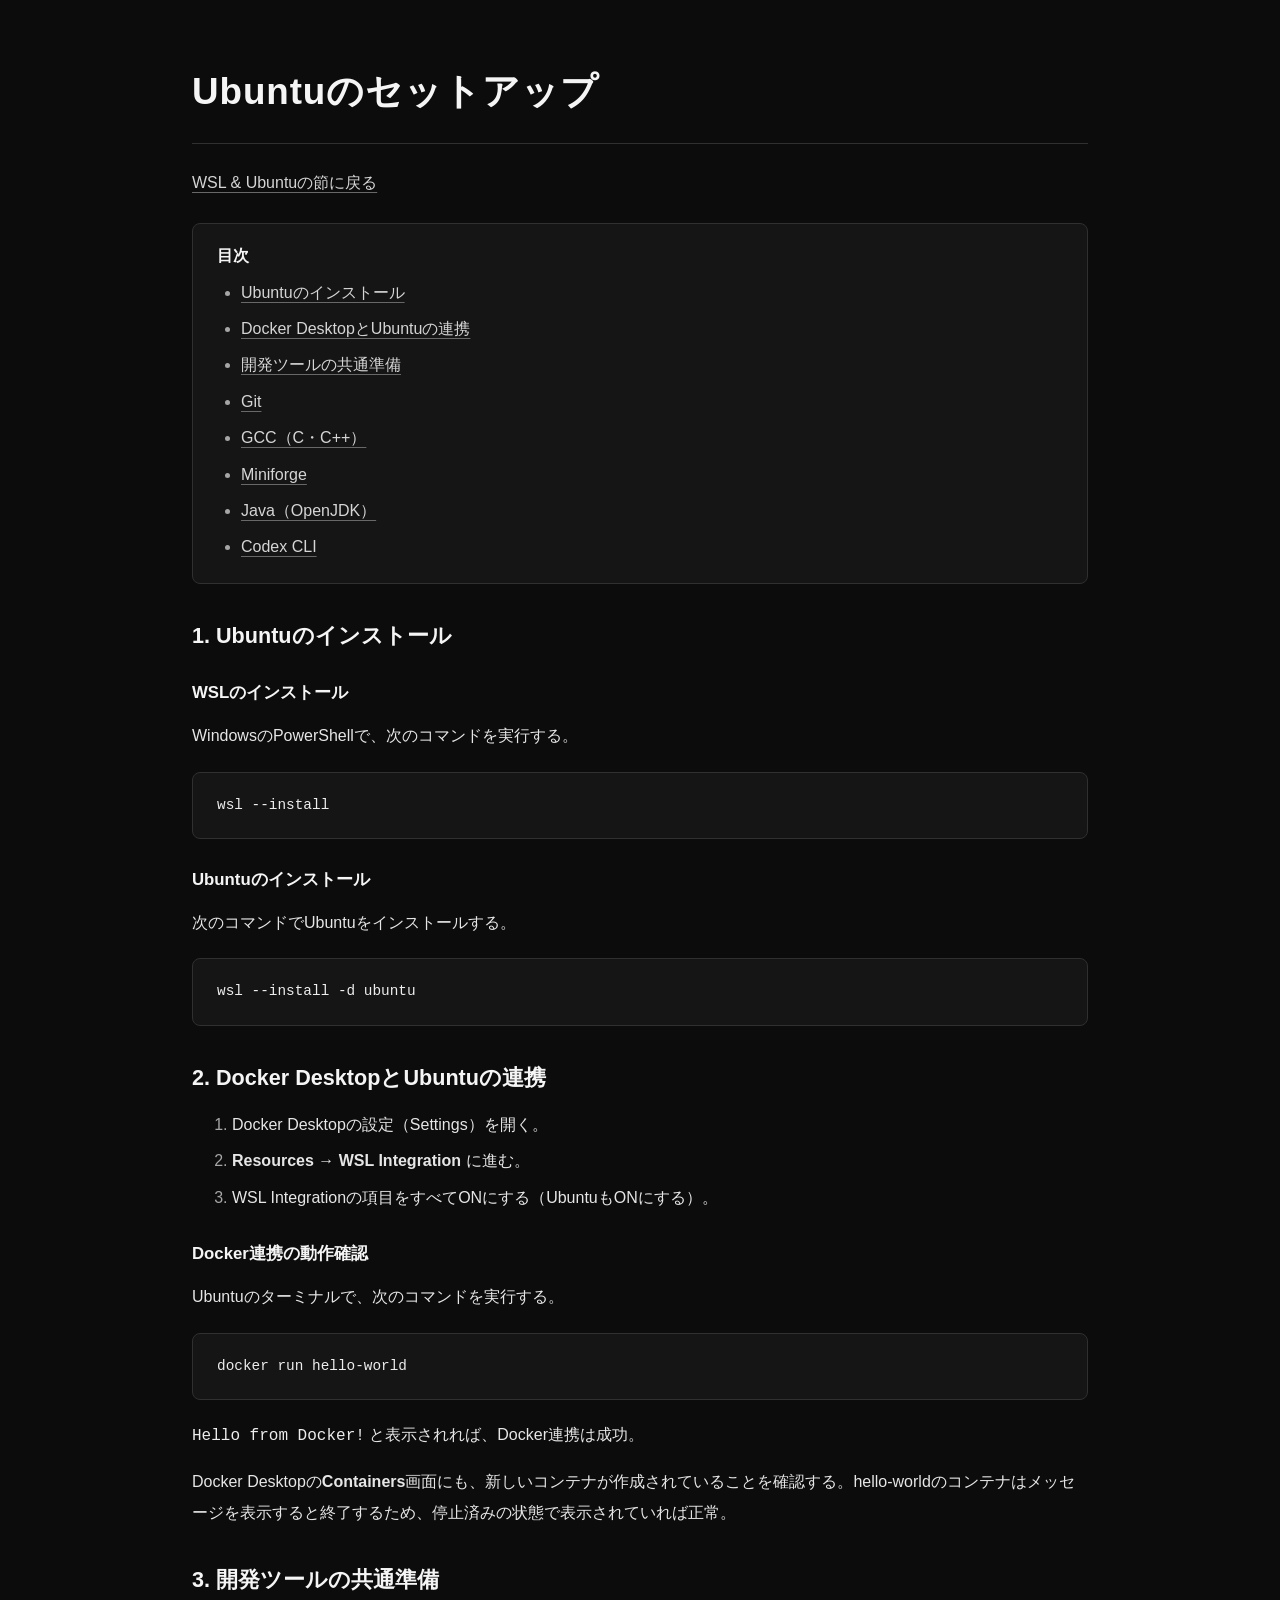
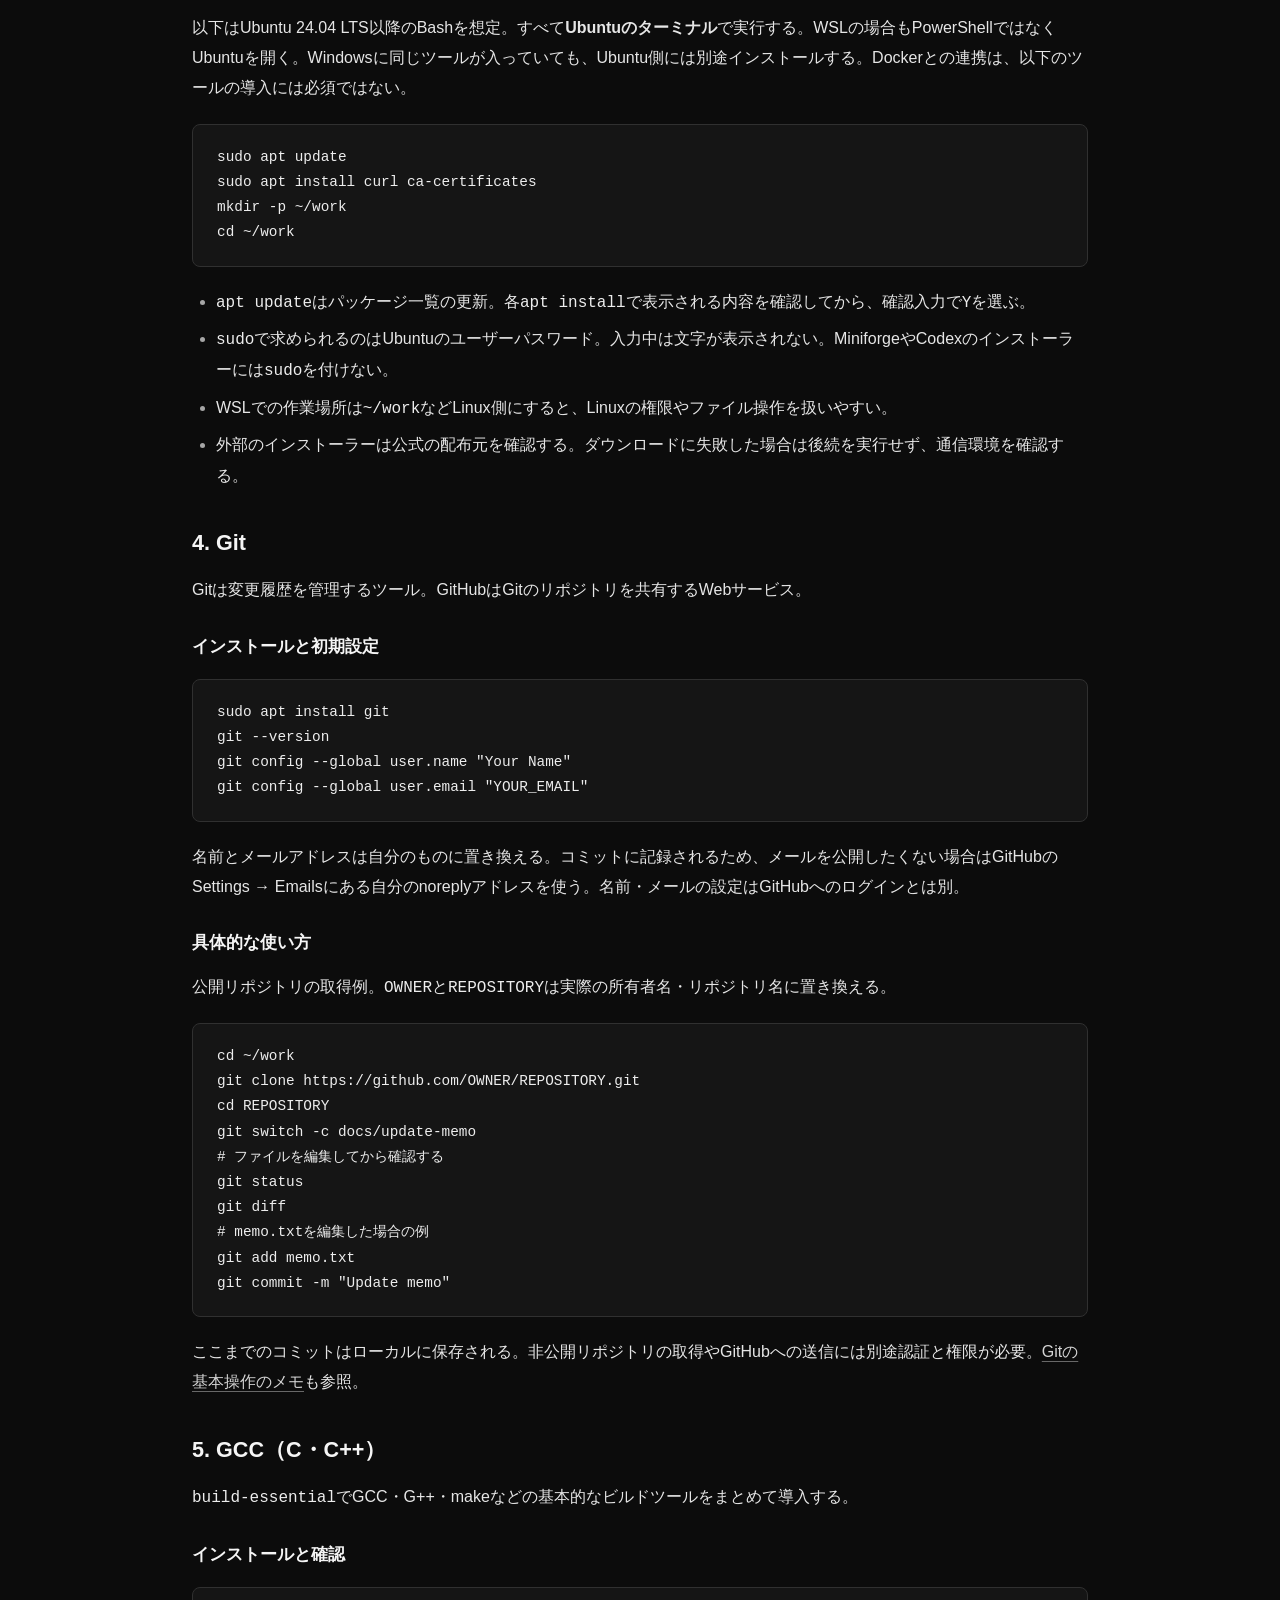
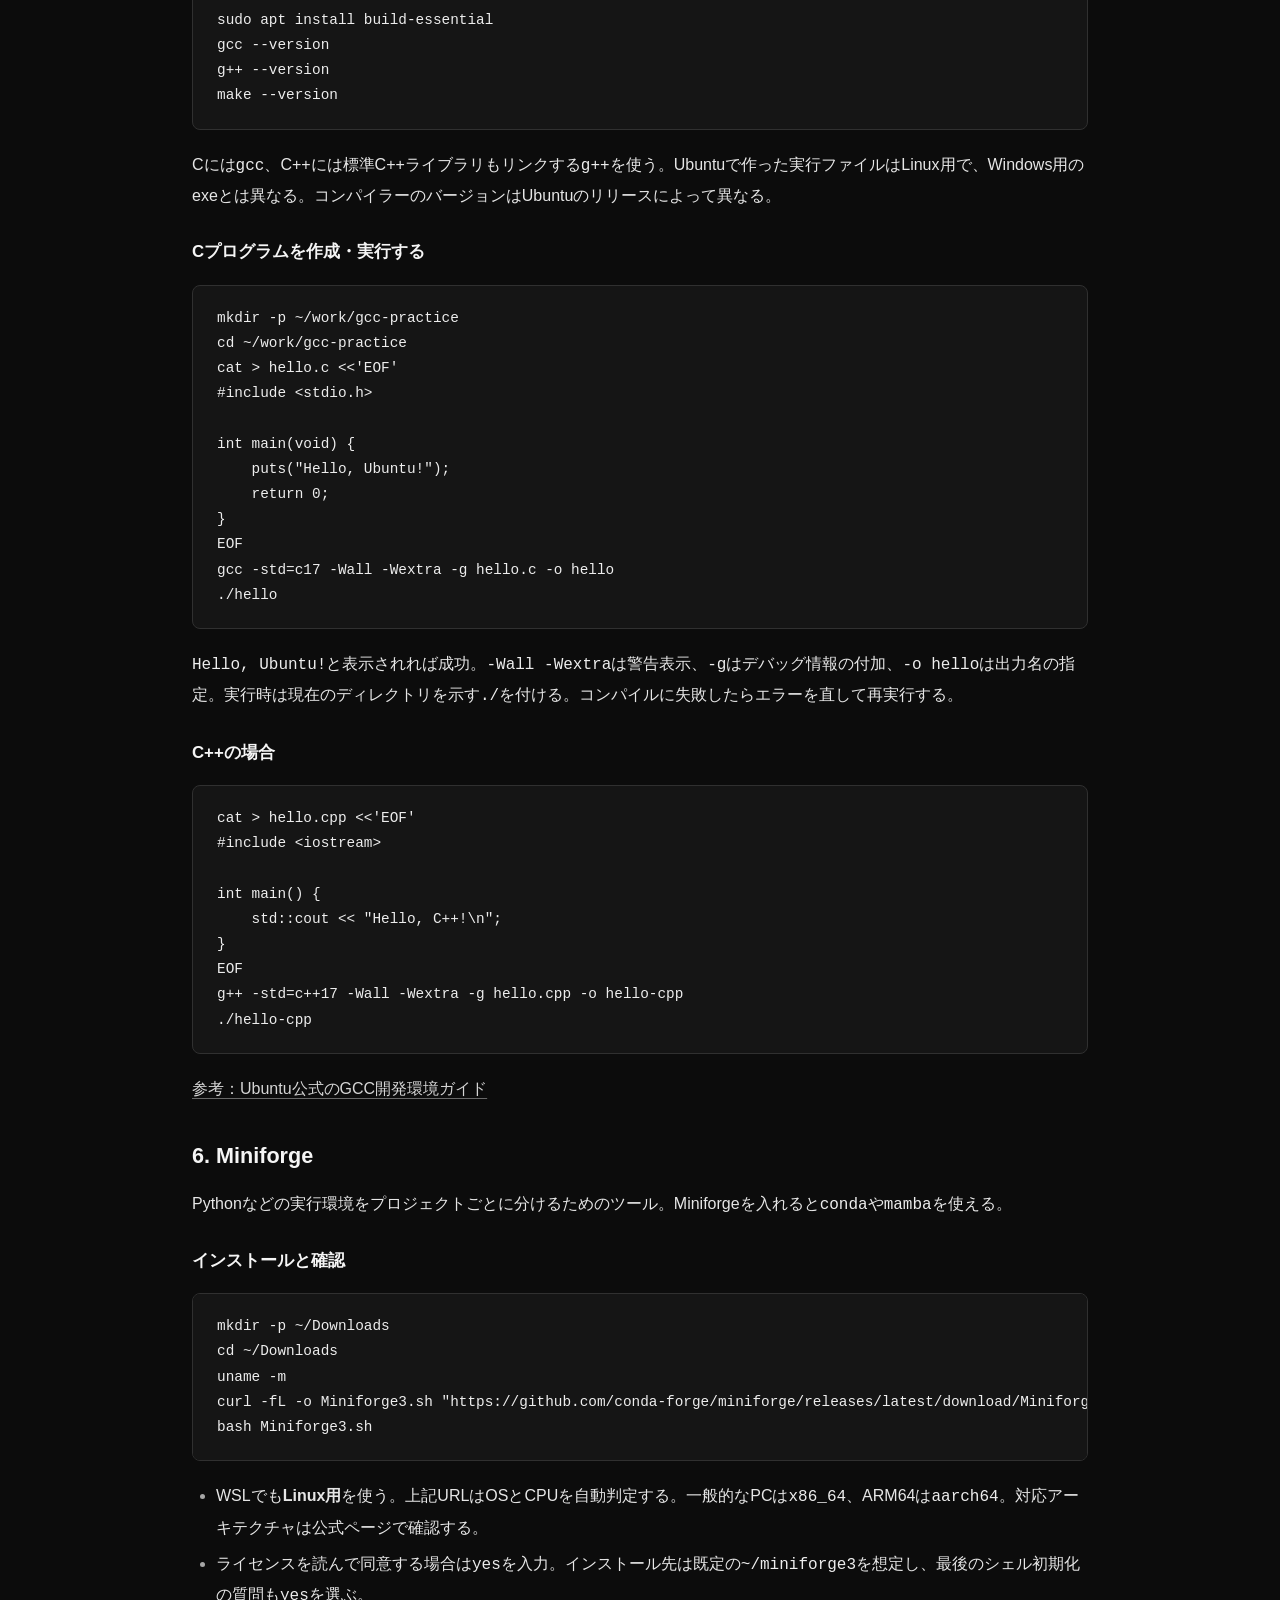
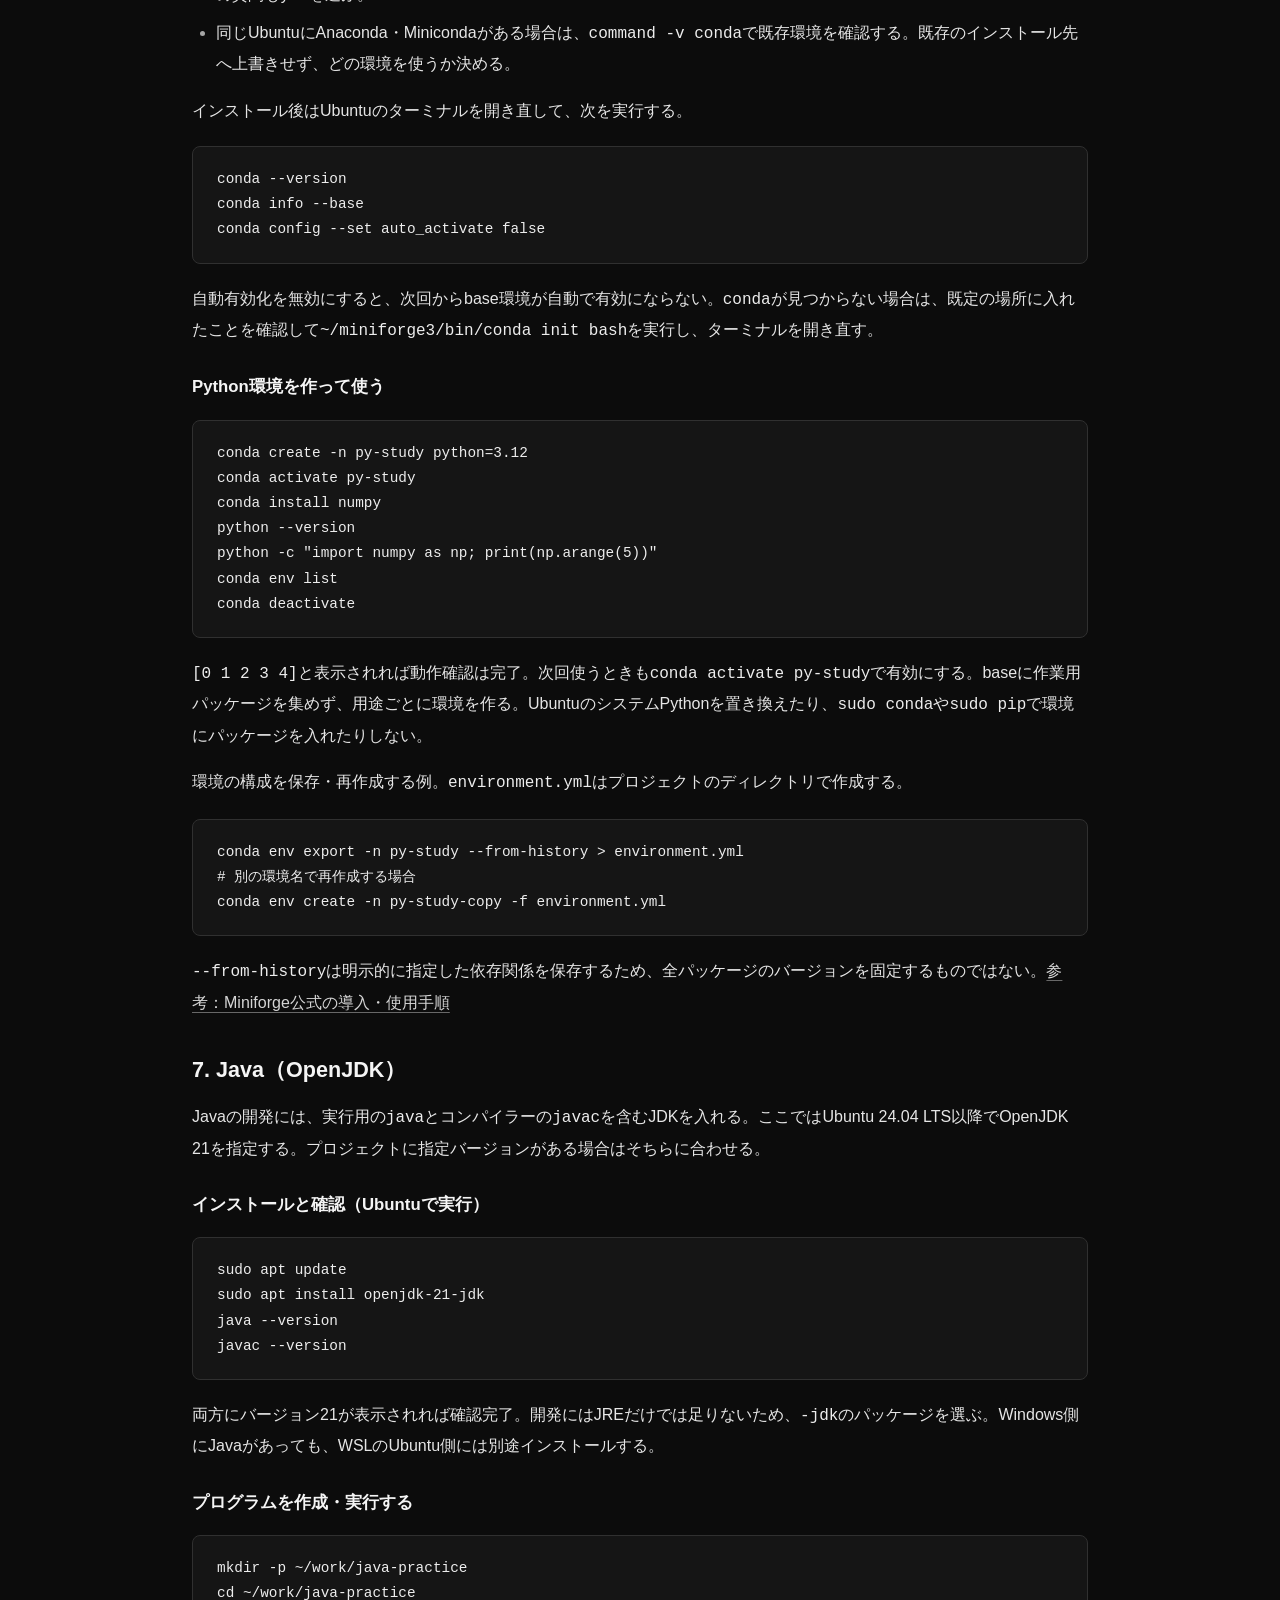
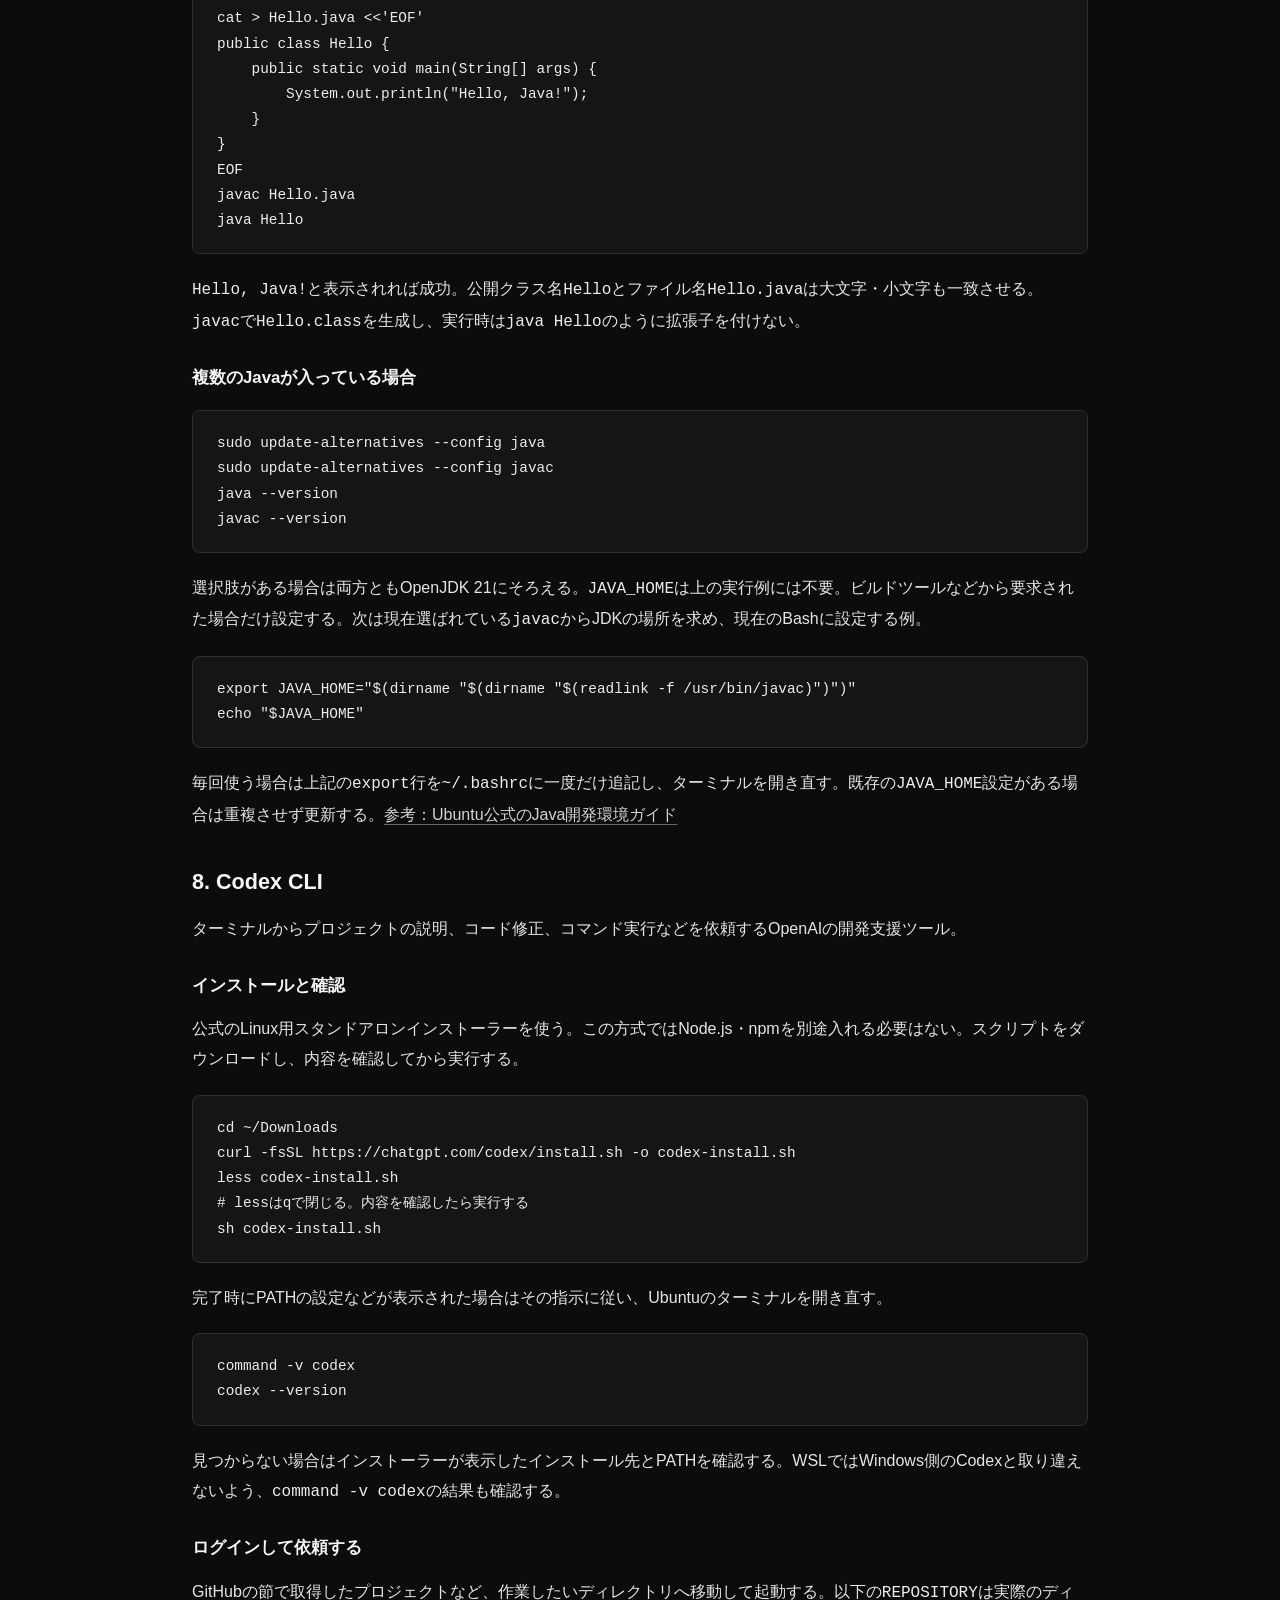
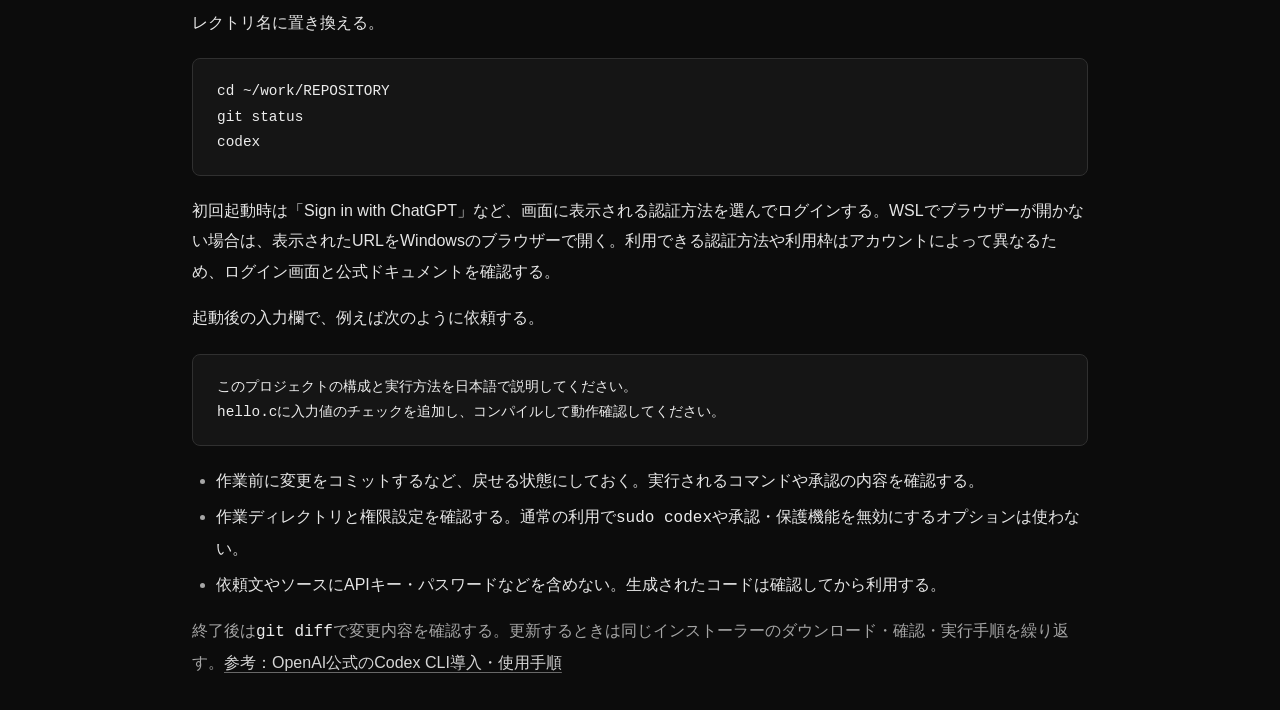
<file: ubuntu/index.html>
<!DOCTYPE html>
<html lang="ja">
<head>
    <meta charset="UTF-8">
    <meta name="viewport" content="width=device-width, initial-scale=1.0">
    <title>Ubuntuのセットアップ</title>
    <link rel="stylesheet" href="../css/top.css">
</head>
<body>
    <h1>Ubuntuのセットアップ</h1>
    <p><a href="../index.html#ubuntu">WSL &amp; Ubuntuの節に戻る</a></p>

    <nav class="toc" aria-labelledby="toc-title">
        <h2 id="toc-title">目次</h2>
        <ul>
            <li><a href="#ubuntu-install">Ubuntuのインストール</a></li>
            <li><a href="#docker">Docker DesktopとUbuntuの連携</a></li>
            <li><a href="#prepare">開発ツールの共通準備</a></li>
            <li><a href="#github">Git</a></li>
            <li><a href="#gcc">GCC（C・C++）</a></li>
            <li><a href="#miniforge">Miniforge</a></li>
            <li><a href="#java">Java（OpenJDK）</a></li>
            <li><a href="#codex">Codex CLI</a></li>
        </ul>
    </nav>

    <h2 id="ubuntu-install">1. Ubuntuのインストール</h2>
    <h3>WSLのインストール</h3>
    <p>WindowsのPowerShellで、次のコマンドを実行する。</p>
    <pre><code>wsl --install</code></pre>

    <h3>Ubuntuのインストール</h3>
    <p>次のコマンドでUbuntuをインストールする。</p>
    <pre><code>wsl --install -d ubuntu</code></pre>

    <h2 id="docker">2. Docker DesktopとUbuntuの連携</h2>
    <ol>
        <li>Docker Desktopの設定（Settings）を開く。</li>
        <li><strong>Resources → WSL Integration</strong> に進む。</li>
        <li>WSL Integrationの項目をすべてONにする（UbuntuもONにする）。</li>
    </ol>
    <h3>Docker連携の動作確認</h3>
    <p>Ubuntuのターミナルで、次のコマンドを実行する。</p>
    <pre><code>docker run hello-world</code></pre>
    <p><code>Hello from Docker!</code> と表示されれば、Docker連携は成功。</p>
    <p>Docker Desktopの<strong>Containers</strong>画面にも、新しいコンテナが作成されていることを確認する。hello-worldのコンテナはメッセージを表示すると終了するため、停止済みの状態で表示されていれば正常。</p>

    <h2 id="prepare">3. 開発ツールの共通準備</h2>
    <p>以下はUbuntu 24.04 LTS以降のBashを想定。すべて<strong>Ubuntuのターミナル</strong>で実行する。WSLの場合もPowerShellではなくUbuntuを開く。Windowsに同じツールが入っていても、Ubuntu側には別途インストールする。Dockerとの連携は、以下のツールの導入には必須ではない。</p>
    <pre><code>sudo apt update
sudo apt install curl ca-certificates
mkdir -p ~/work
cd ~/work</code></pre>
    <ul>
        <li><code>apt update</code>はパッケージ一覧の更新。各<code>apt install</code>で表示される内容を確認してから、確認入力で<code>Y</code>を選ぶ。</li>
        <li><code>sudo</code>で求められるのはUbuntuのユーザーパスワード。入力中は文字が表示されない。MiniforgeやCodexのインストーラーには<code>sudo</code>を付けない。</li>
        <li>WSLでの作業場所は<code>~/work</code>などLinux側にすると、Linuxの権限やファイル操作を扱いやすい。</li>
        <li>外部のインストーラーは公式の配布元を確認する。ダウンロードに失敗した場合は後続を実行せず、通信環境を確認する。</li>
    </ul>

    <h2 id="github">4. Git</h2>
    <p>Gitは変更履歴を管理するツール。GitHubはGitのリポジトリを共有するWebサービス。</p>
    <h3>インストールと初期設定</h3>
    <pre><code>sudo apt install git
git --version
git config --global user.name "Your Name"
git config --global user.email "YOUR_EMAIL"</code></pre>
    <p>名前とメールアドレスは自分のものに置き換える。コミットに記録されるため、メールを公開したくない場合はGitHubのSettings → Emailsにある自分のnoreplyアドレスを使う。名前・メールの設定はGitHubへのログインとは別。</p>
    <h3>具体的な使い方</h3>
    <p>公開リポジトリの取得例。<code>OWNER</code>と<code>REPOSITORY</code>は実際の所有者名・リポジトリ名に置き換える。</p>
    <pre><code>cd ~/work
git clone https://github.com/OWNER/REPOSITORY.git
cd REPOSITORY
git switch -c docs/update-memo
# ファイルを編集してから確認する
git status
git diff
# memo.txtを編集した場合の例
git add memo.txt
git commit -m "Update memo"</code></pre>
    <p>ここまでのコミットはローカルに保存される。非公開リポジトリの取得やGitHubへの送信には別途認証と権限が必要。<a href="../git_memo/index1.html">Gitの基本操作のメモ</a>も参照。</p>

    <h2 id="gcc">5. GCC（C・C++）</h2>
    <p><code>build-essential</code>でGCC・G++・makeなどの基本的なビルドツールをまとめて導入する。</p>
    <h3>インストールと確認</h3>
    <pre><code>sudo apt install build-essential
gcc --version
g++ --version
make --version</code></pre>
    <p>Cには<code>gcc</code>、C++には標準C++ライブラリもリンクする<code>g++</code>を使う。Ubuntuで作った実行ファイルはLinux用で、Windows用のexeとは異なる。コンパイラーのバージョンはUbuntuのリリースによって異なる。</p>
    <h3>Cプログラムを作成・実行する</h3>
    <pre><code>mkdir -p ~/work/gcc-practice
cd ~/work/gcc-practice
cat &gt; hello.c &lt;&lt;'EOF'
#include &lt;stdio.h&gt;

int main(void) {
    puts("Hello, Ubuntu!");
    return 0;
}
EOF
gcc -std=c17 -Wall -Wextra -g hello.c -o hello
./hello</code></pre>
    <p><code>Hello, Ubuntu!</code>と表示されれば成功。<code>-Wall -Wextra</code>は警告表示、<code>-g</code>はデバッグ情報の付加、<code>-o hello</code>は出力名の指定。実行時は現在のディレクトリを示す<code>./</code>を付ける。コンパイルに失敗したらエラーを直して再実行する。</p>
    <h3>C++の場合</h3>
    <pre><code>cat &gt; hello.cpp &lt;&lt;'EOF'
#include &lt;iostream&gt;

int main() {
    std::cout &lt;&lt; "Hello, C++!\n";
}
EOF
g++ -std=c++17 -Wall -Wextra -g hello.cpp -o hello-cpp
./hello-cpp</code></pre>
    <p><a href="https://ubuntu.com/developers/docs/howto/gcc-setup/">参考：Ubuntu公式のGCC開発環境ガイド</a></p>

    <h2 id="miniforge">6. Miniforge</h2>
    <p>Pythonなどの実行環境をプロジェクトごとに分けるためのツール。Miniforgeを入れると<code>conda</code>や<code>mamba</code>を使える。</p>
    <h3>インストールと確認</h3>
    <pre><code>mkdir -p ~/Downloads
cd ~/Downloads
uname -m
curl -fL -o Miniforge3.sh "https://github.com/conda-forge/miniforge/releases/latest/download/Miniforge3-$(uname)-$(uname -m).sh"
bash Miniforge3.sh</code></pre>
    <ul>
        <li>WSLでも<strong>Linux用</strong>を使う。上記URLはOSとCPUを自動判定する。一般的なPCは<code>x86_64</code>、ARM64は<code>aarch64</code>。対応アーキテクチャは公式ページで確認する。</li>
        <li>ライセンスを読んで同意する場合は<code>yes</code>を入力。インストール先は既定の<code>~/miniforge3</code>を想定し、最後のシェル初期化の質問も<code>yes</code>を選ぶ。</li>
        <li>同じUbuntuにAnaconda・Minicondaがある場合は、<code>command -v conda</code>で既存環境を確認する。既存のインストール先へ上書きせず、どの環境を使うか決める。</li>
    </ul>
    <p>インストール後はUbuntuのターミナルを開き直して、次を実行する。</p>
    <pre><code>conda --version
conda info --base
conda config --set auto_activate false</code></pre>
    <p>自動有効化を無効にすると、次回からbase環境が自動で有効にならない。<code>conda</code>が見つからない場合は、既定の場所に入れたことを確認して<code>~/miniforge3/bin/conda init bash</code>を実行し、ターミナルを開き直す。</p>
    <h3>Python環境を作って使う</h3>
    <pre><code>conda create -n py-study python=3.12
conda activate py-study
conda install numpy
python --version
python -c "import numpy as np; print(np.arange(5))"
conda env list
conda deactivate</code></pre>
    <p><code>[0 1 2 3 4]</code>と表示されれば動作確認は完了。次回使うときも<code>conda activate py-study</code>で有効にする。baseに作業用パッケージを集めず、用途ごとに環境を作る。UbuntuのシステムPythonを置き換えたり、<code>sudo conda</code>や<code>sudo pip</code>で環境にパッケージを入れたりしない。</p>
    <p>環境の構成を保存・再作成する例。<code>environment.yml</code>はプロジェクトのディレクトリで作成する。</p>
    <pre><code>conda env export -n py-study --from-history &gt; environment.yml
# 別の環境名で再作成する場合
conda env create -n py-study-copy -f environment.yml</code></pre>
    <p><code>--from-history</code>は明示的に指定した依存関係を保存するため、全パッケージのバージョンを固定するものではない。<a href="https://github.com/conda-forge/miniforge">参考：Miniforge公式の導入・使用手順</a></p>

    <h2 id="java">7. Java（OpenJDK）</h2>
    <p>Javaの開発には、実行用の<code>java</code>とコンパイラーの<code>javac</code>を含むJDKを入れる。ここではUbuntu 24.04 LTS以降でOpenJDK 21を指定する。プロジェクトに指定バージョンがある場合はそちらに合わせる。</p>
    <h3>インストールと確認（Ubuntuで実行）</h3>
    <pre><code>sudo apt update
sudo apt install openjdk-21-jdk
java --version
javac --version</code></pre>
    <p>両方にバージョン21が表示されれば確認完了。開発にはJREだけでは足りないため、<code>-jdk</code>のパッケージを選ぶ。Windows側にJavaがあっても、WSLのUbuntu側には別途インストールする。</p>
    <h3>プログラムを作成・実行する</h3>
    <pre><code>mkdir -p ~/work/java-practice
cd ~/work/java-practice
cat &gt; Hello.java &lt;&lt;'EOF'
public class Hello {
    public static void main(String[] args) {
        System.out.println("Hello, Java!");
    }
}
EOF
javac Hello.java
java Hello</code></pre>
    <p><code>Hello, Java!</code>と表示されれば成功。公開クラス名<code>Hello</code>とファイル名<code>Hello.java</code>は大文字・小文字も一致させる。<code>javac</code>で<code>Hello.class</code>を生成し、実行時は<code>java Hello</code>のように拡張子を付けない。</p>
    <h3>複数のJavaが入っている場合</h3>
    <pre><code>sudo update-alternatives --config java
sudo update-alternatives --config javac
java --version
javac --version</code></pre>
    <p>選択肢がある場合は両方ともOpenJDK 21にそろえる。<code>JAVA_HOME</code>は上の実行例には不要。ビルドツールなどから要求された場合だけ設定する。次は現在選ばれている<code>javac</code>からJDKの場所を求め、現在のBashに設定する例。</p>
    <pre><code>export JAVA_HOME="$(dirname "$(dirname "$(readlink -f /usr/bin/javac)")")"
echo "$JAVA_HOME"</code></pre>
    <p>毎回使う場合は上記の<code>export</code>行を<code>~/.bashrc</code>に一度だけ追記し、ターミナルを開き直す。既存の<code>JAVA_HOME</code>設定がある場合は重複させず更新する。<a href="https://ubuntu.com/developers/docs/howto/java-setup/">参考：Ubuntu公式のJava開発環境ガイド</a></p>

    <h2 id="codex">8. Codex CLI</h2>
    <p>ターミナルからプロジェクトの説明、コード修正、コマンド実行などを依頼するOpenAIの開発支援ツール。</p>
    <h3>インストールと確認</h3>
    <p>公式のLinux用スタンドアロンインストーラーを使う。この方式ではNode.js・npmを別途入れる必要はない。スクリプトをダウンロードし、内容を確認してから実行する。</p>
    <pre><code>cd ~/Downloads
curl -fsSL https://chatgpt.com/codex/install.sh -o codex-install.sh
less codex-install.sh
# lessはqで閉じる。内容を確認したら実行する
sh codex-install.sh</code></pre>
    <p>完了時にPATHの設定などが表示された場合はその指示に従い、Ubuntuのターミナルを開き直す。</p>
    <pre><code>command -v codex
codex --version</code></pre>
    <p>見つからない場合はインストーラーが表示したインストール先とPATHを確認する。WSLではWindows側のCodexと取り違えないよう、<code>command -v codex</code>の結果も確認する。</p>
    <h3>ログインして依頼する</h3>
    <p>GitHubの節で取得したプロジェクトなど、作業したいディレクトリへ移動して起動する。以下の<code>REPOSITORY</code>は実際のディレクトリ名に置き換える。</p>
    <pre><code>cd ~/work/REPOSITORY
git status
codex</code></pre>
    <p>初回起動時は「Sign in with ChatGPT」など、画面に表示される認証方法を選んでログインする。WSLでブラウザーが開かない場合は、表示されたURLをWindowsのブラウザーで開く。利用できる認証方法や利用枠はアカウントによって異なるため、ログイン画面と公式ドキュメントを確認する。</p>
    <p>起動後の入力欄で、例えば次のように依頼する。</p>
    <pre><code>このプロジェクトの構成と実行方法を日本語で説明してください。
hello.cに入力値のチェックを追加し、コンパイルして動作確認してください。</code></pre>
    <ul>
        <li>作業前に変更をコミットするなど、戻せる状態にしておく。実行されるコマンドや承認の内容を確認する。</li>
        <li>作業ディレクトリと権限設定を確認する。通常の利用で<code>sudo codex</code>や承認・保護機能を無効にするオプションは使わない。</li>
        <li>依頼文やソースにAPIキー・パスワードなどを含めない。生成されたコードは確認してから利用する。</li>
    </ul>
    <p>終了後は<code>git diff</code>で変更内容を確認する。更新するときは同じインストーラーのダウンロード・確認・実行手順を繰り返す。<a href="https://learn.chatgpt.com/docs/codex/cli">参考：OpenAI公式のCodex CLI導入・使用手順</a></p>
</body>
</html>
</file>
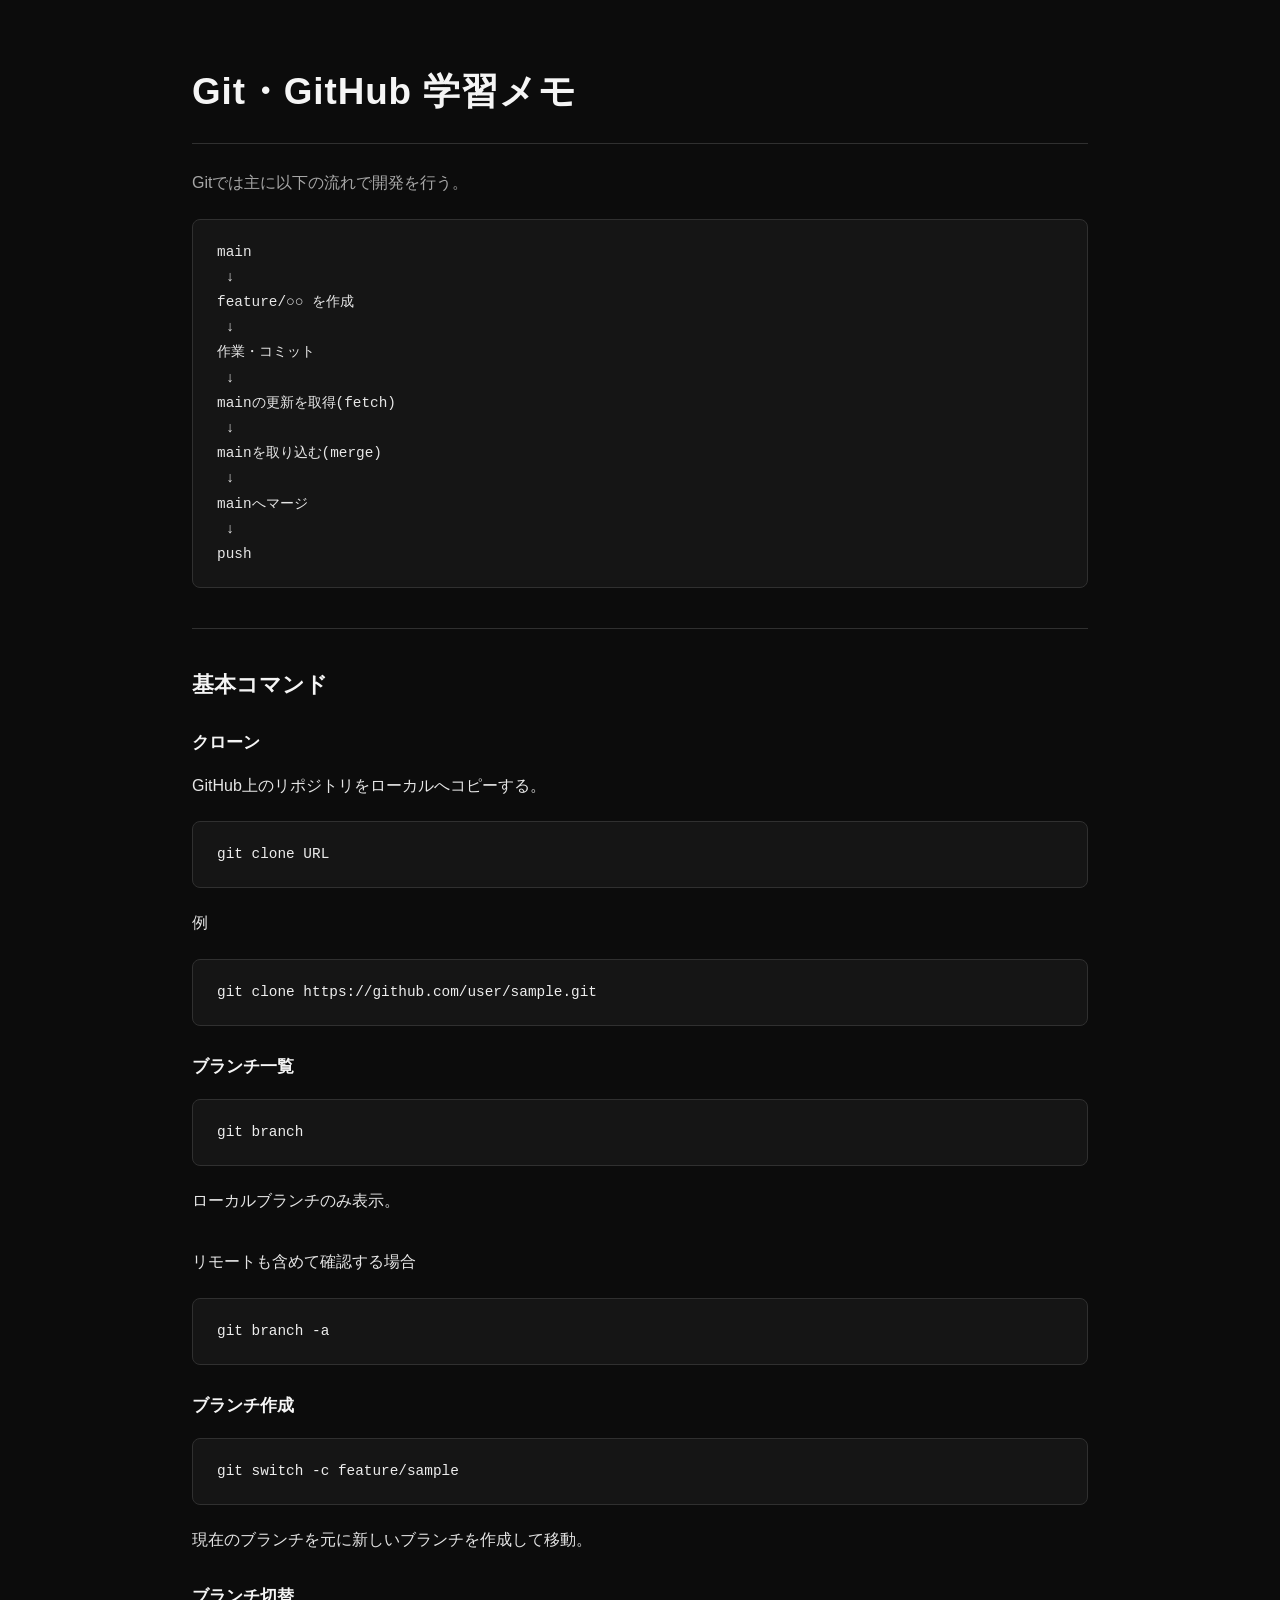
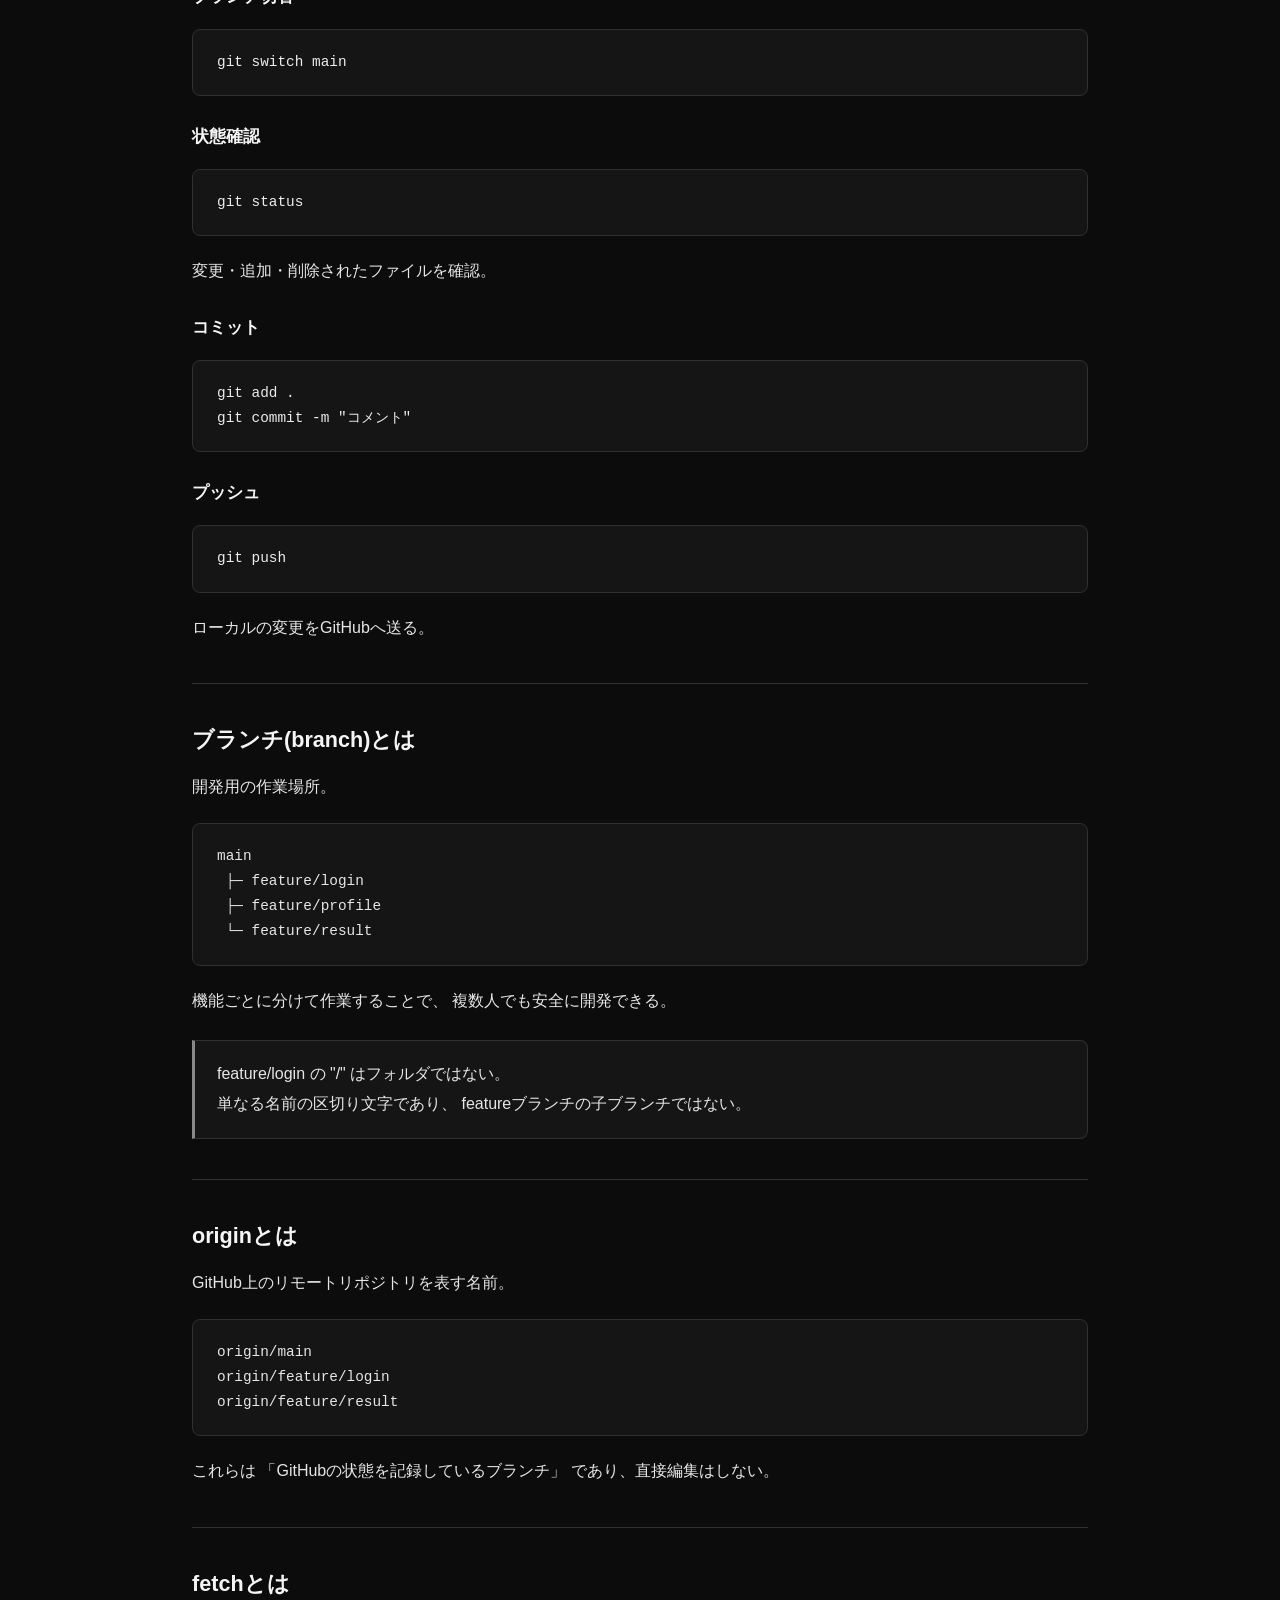
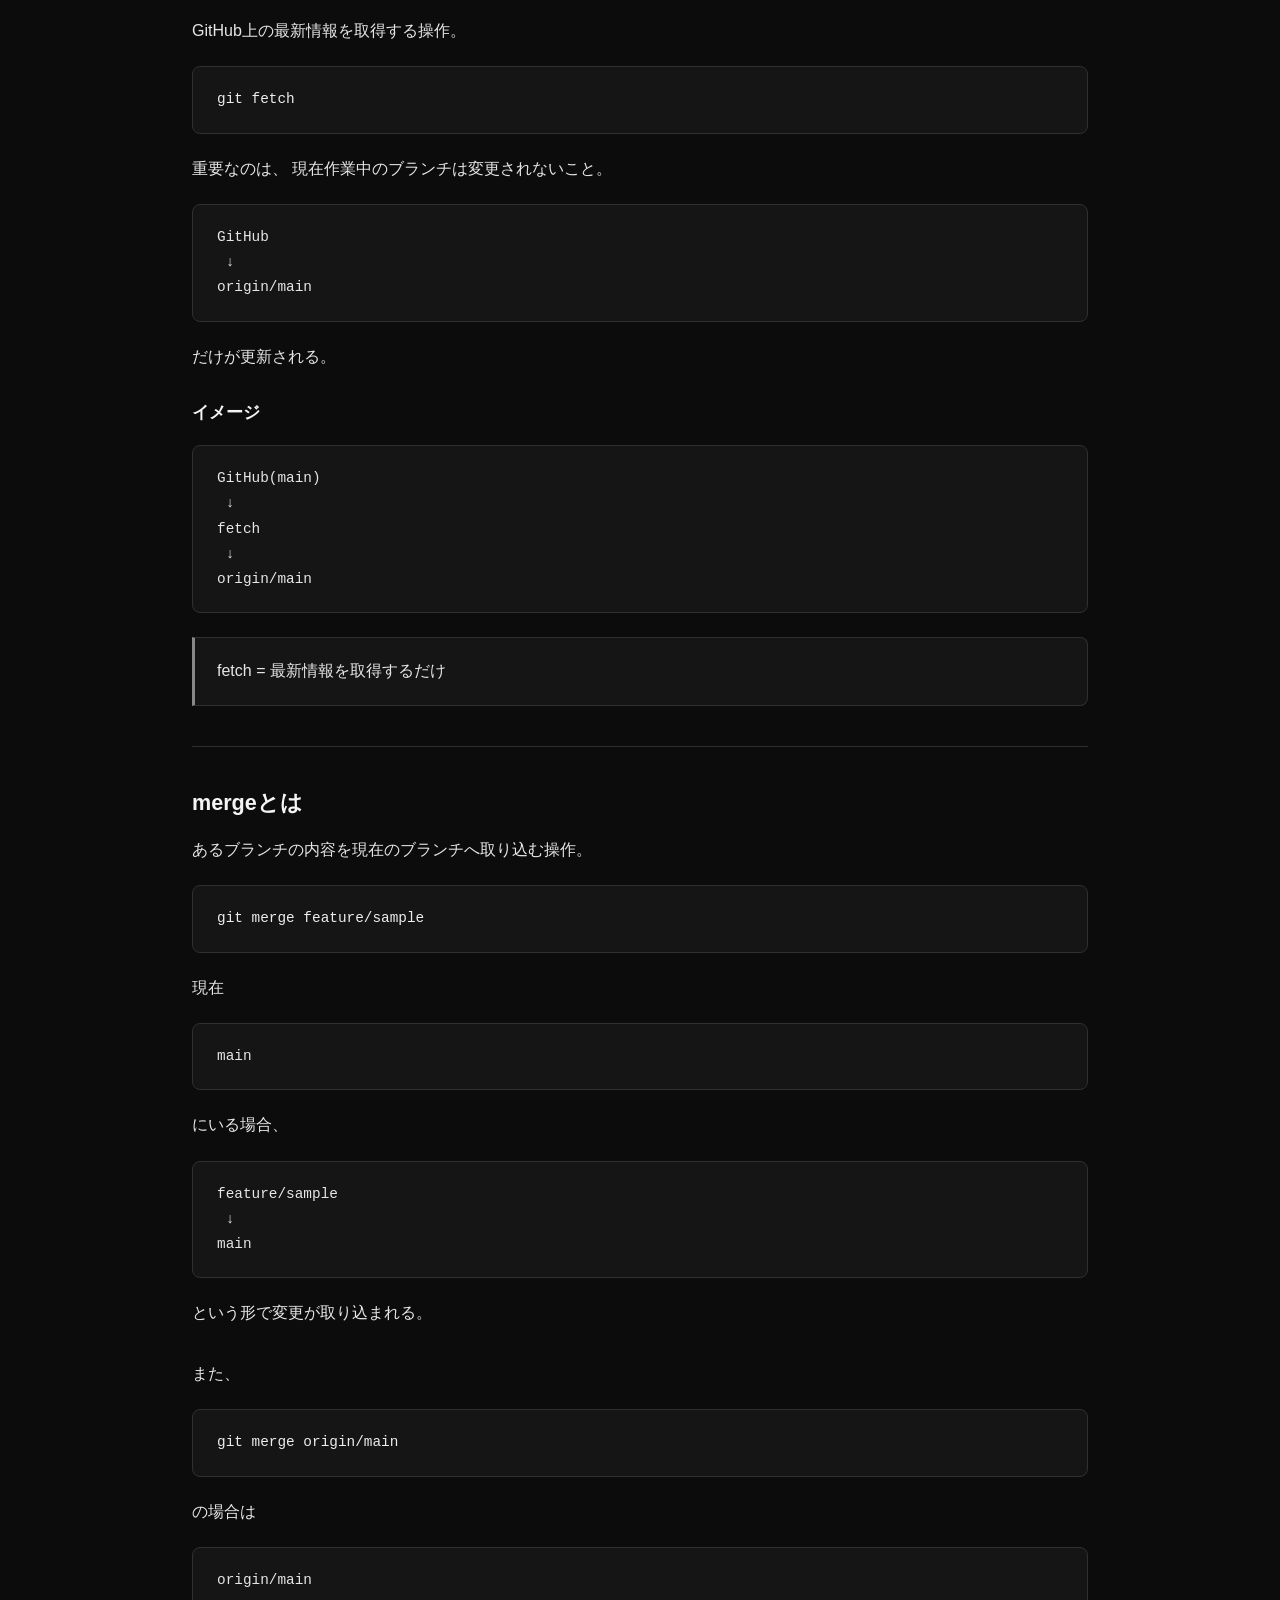
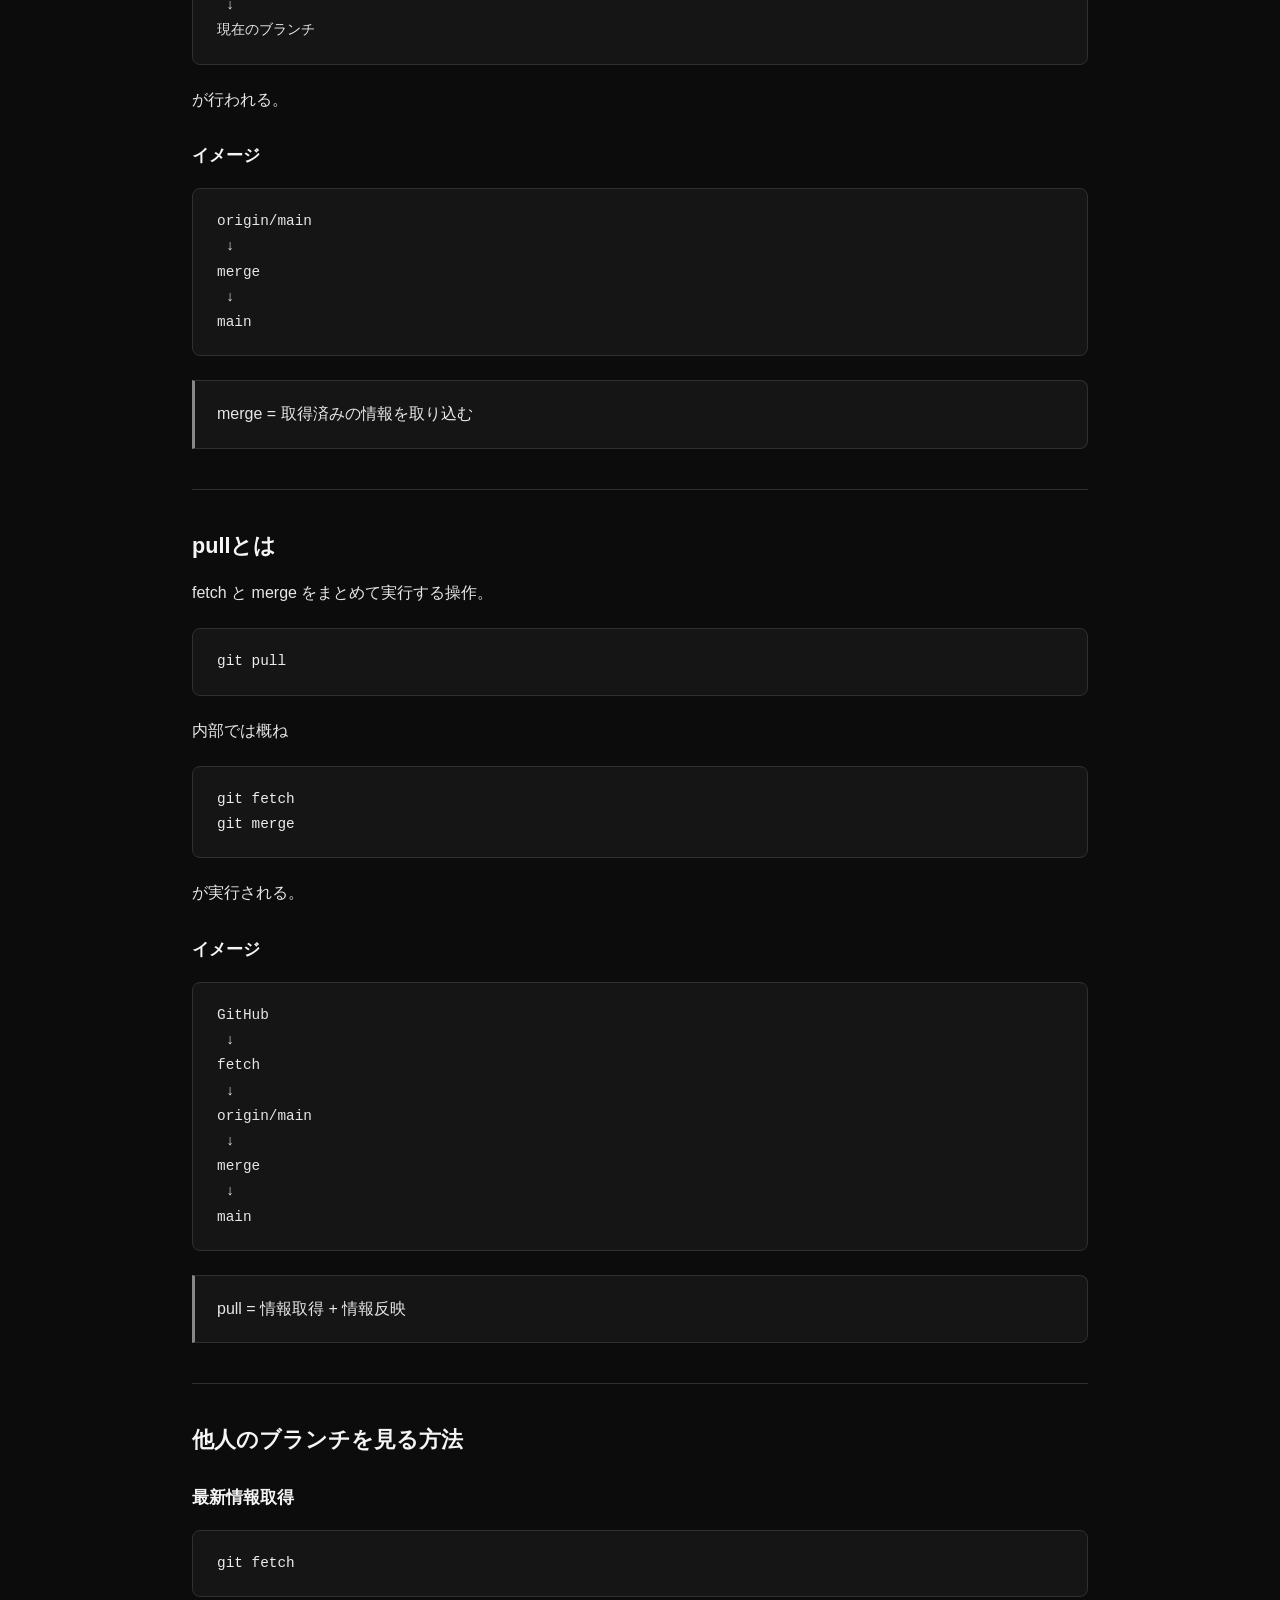
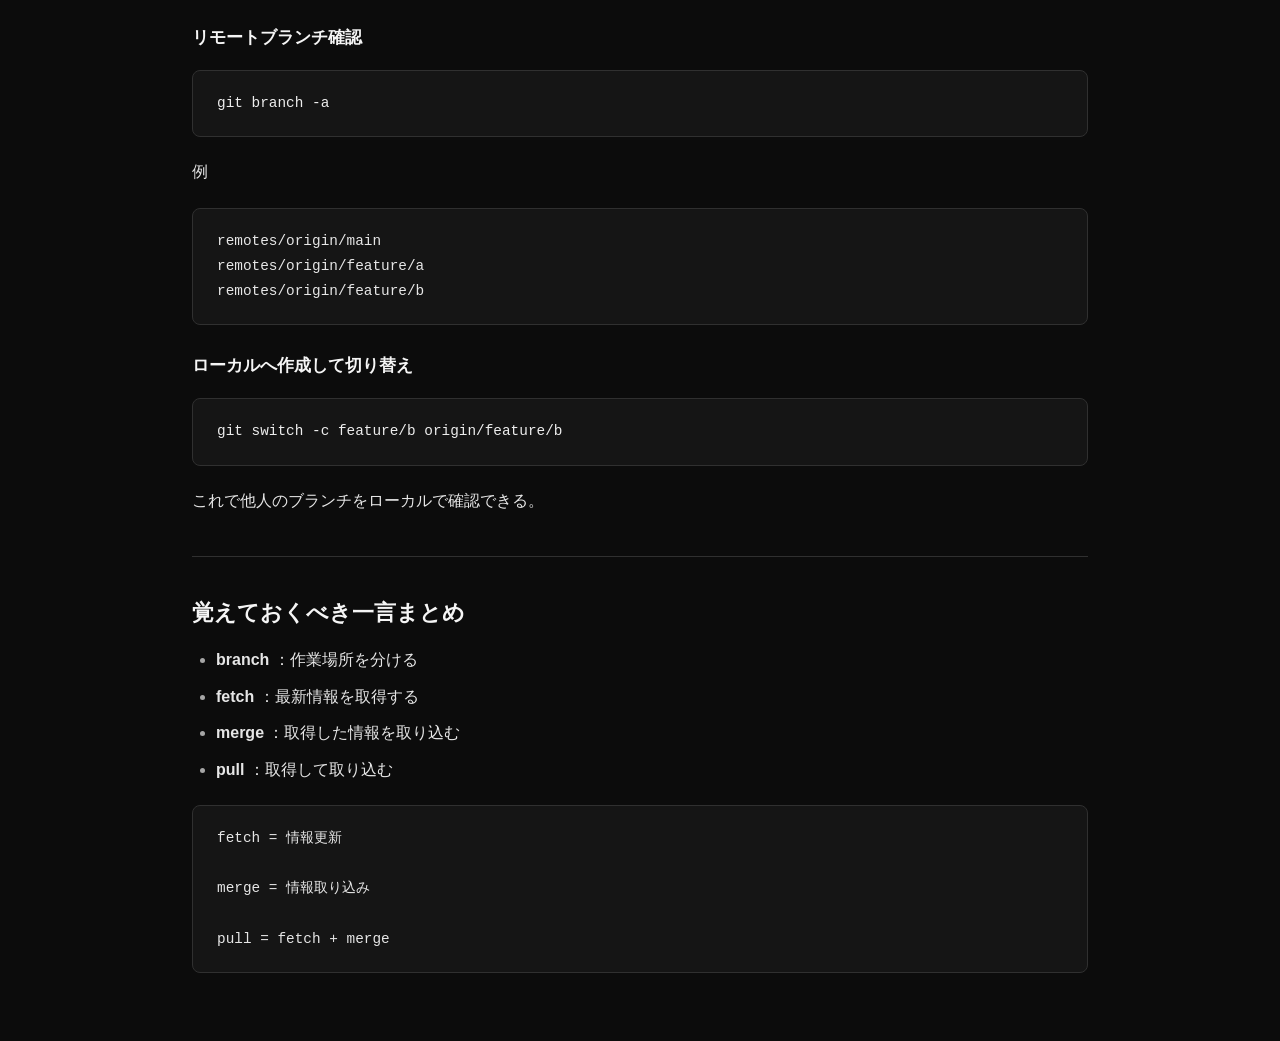
<file: git_memo/index1.html>
<!DOCTYPE html>
<html lang="ja">
<head>
    <meta charset="UTF-8">
    <title>Git・GitHub学習メモ</title>
    <meta name="viewport" content="width=device-width, initial-scale=1.0">
    <link rel="stylesheet" href="../css/top.css">
</head>
<body>

<h1>Git・GitHub 学習メモ</h1>

<p>
Gitでは主に以下の流れで開発を行う。
</p>

<pre>
main
 ↓
feature/○○ を作成
 ↓
作業・コミット
 ↓
mainの更新を取得(fetch)
 ↓
mainを取り込む(merge)
 ↓
mainへマージ
 ↓
push
</pre>

<hr>

<h2>基本コマンド</h2>

<h3>クローン</h3>

<p>GitHub上のリポジトリをローカルへコピーする。</p>

<pre><code>git clone URL</code></pre>

例

<pre><code>git clone https://github.com/user/sample.git</code></pre>

<h3>ブランチ一覧</h3>

<pre><code>git branch</code></pre>

ローカルブランチのみ表示。

<br><br>

リモートも含めて確認する場合

<pre><code>git branch -a</code></pre>

<h3>ブランチ作成</h3>

<pre><code>git switch -c feature/sample</code></pre>

現在のブランチを元に新しいブランチを作成して移動。

<h3>ブランチ切替</h3>

<pre><code>git switch main</code></pre>

<h3>状態確認</h3>

<pre><code>git status</code></pre>

変更・追加・削除されたファイルを確認。

<h3>コミット</h3>

<pre><code>git add .
git commit -m "コメント"</code></pre>

<h3>プッシュ</h3>

<pre><code>git push</code></pre>

ローカルの変更をGitHubへ送る。

<hr>

<h2>ブランチ(branch)とは</h2>

<p>
開発用の作業場所。
</p>

<pre>
main
 ├─ feature/login
 ├─ feature/profile
 └─ feature/result
</pre>

<p>
機能ごとに分けて作業することで、
複数人でも安全に開発できる。
</p>

<div class="point">
feature/login の "/" はフォルダではない。<br>
単なる名前の区切り文字であり、
featureブランチの子ブランチではない。
</div>

<hr>

<h2>originとは</h2>

<p>
GitHub上のリモートリポジトリを表す名前。
</p>

<pre>
origin/main
origin/feature/login
origin/feature/result
</pre>

<p>
これらは
「GitHubの状態を記録しているブランチ」
であり、直接編集はしない。
</p>

<hr>

<h2>fetchとは</h2>

<p>
GitHub上の最新情報を取得する操作。
</p>

<pre><code>git fetch</code></pre>

<p>
重要なのは、
現在作業中のブランチは変更されないこと。
</p>

<pre>
GitHub
 ↓
origin/main
</pre>

<p>
だけが更新される。
</p>

<h3>イメージ</h3>

<pre>
GitHub(main)
 ↓
fetch
 ↓
origin/main
</pre>

<div class="point">
fetch = 最新情報を取得するだけ
</div>

<hr>

<h2>mergeとは</h2>

<p>
あるブランチの内容を現在のブランチへ取り込む操作。
</p>

<pre><code>git merge feature/sample</code></pre>

現在

<pre>
main
</pre>

にいる場合、

<pre>
feature/sample
 ↓
main
</pre>

という形で変更が取り込まれる。

<br><br>

また、

<pre><code>git merge origin/main</code></pre>

の場合は

<pre>
origin/main
 ↓
現在のブランチ
</pre>

が行われる。

<h3>イメージ</h3>

<pre>
origin/main
 ↓
merge
 ↓
main
</pre>

<div class="point">
merge = 取得済みの情報を取り込む
</div>

<hr>

<h2>pullとは</h2>

<p>
fetch と merge をまとめて実行する操作。
</p>

<pre><code>git pull</code></pre>

内部では概ね

<pre><code>git fetch
git merge</code></pre>

が実行される。

<h3>イメージ</h3>

<pre>
GitHub
 ↓
fetch
 ↓
origin/main
 ↓
merge
 ↓
main
</pre>

<div class="point">
pull = 情報取得 + 情報反映
</div>

<hr>

<h2>他人のブランチを見る方法</h2>

<h3>最新情報取得</h3>

<pre><code>git fetch</code></pre>

<h3>リモートブランチ確認</h3>

<pre><code>git branch -a</code></pre>

例

<pre>
remotes/origin/main
remotes/origin/feature/a
remotes/origin/feature/b
</pre>

<h3>ローカルへ作成して切り替え</h3>

<pre><code>git switch -c feature/b origin/feature/b</code></pre>

これで他人のブランチをローカルで確認できる。

<hr>

<h2>覚えておくべき一言まとめ</h2>

<ul>
    <li><strong>branch</strong> ：作業場所を分ける</li>
    <li><strong>fetch</strong> ：最新情報を取得する</li>
    <li><strong>merge</strong> ：取得した情報を取り込む</li>
    <li><strong>pull</strong> ：取得して取り込む</li>
</ul>

<pre>
fetch = 情報更新

merge = 情報取り込み

pull = fetch + merge
</pre>

</body>
</html>
</file>
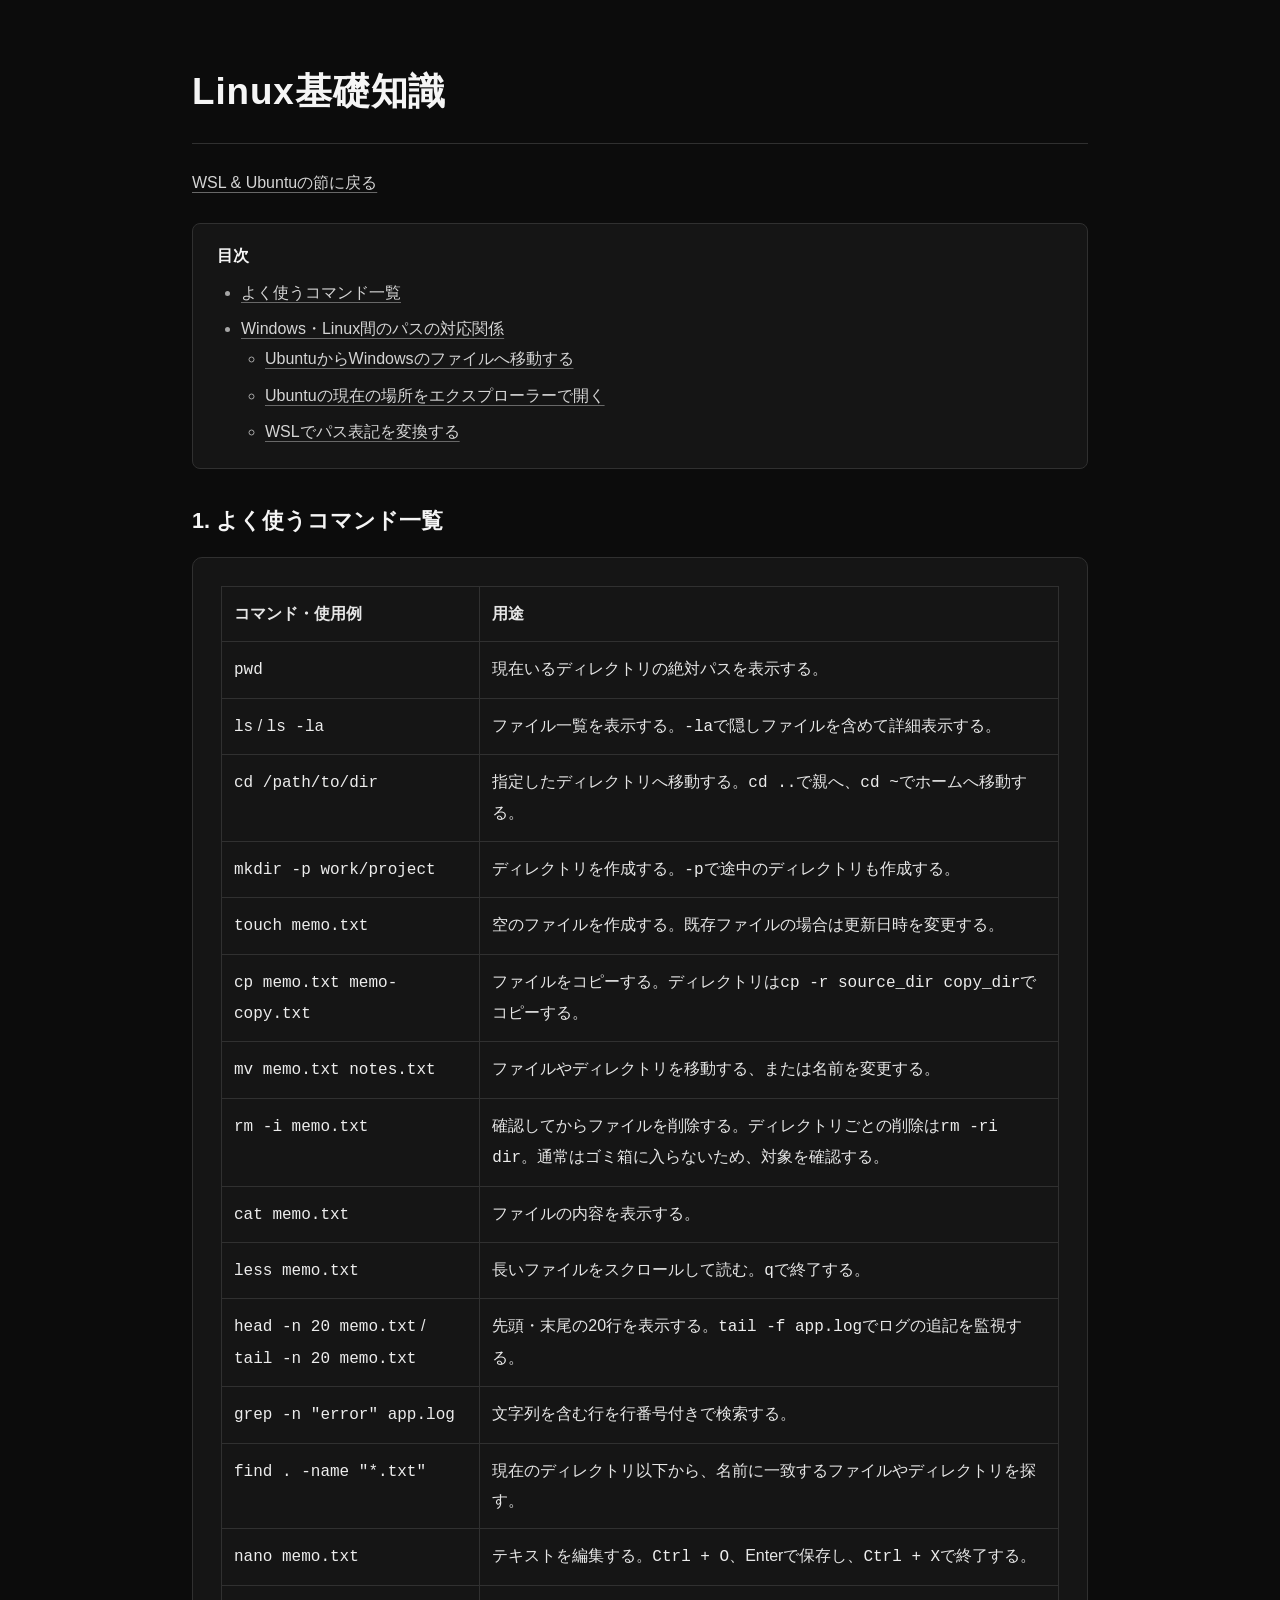
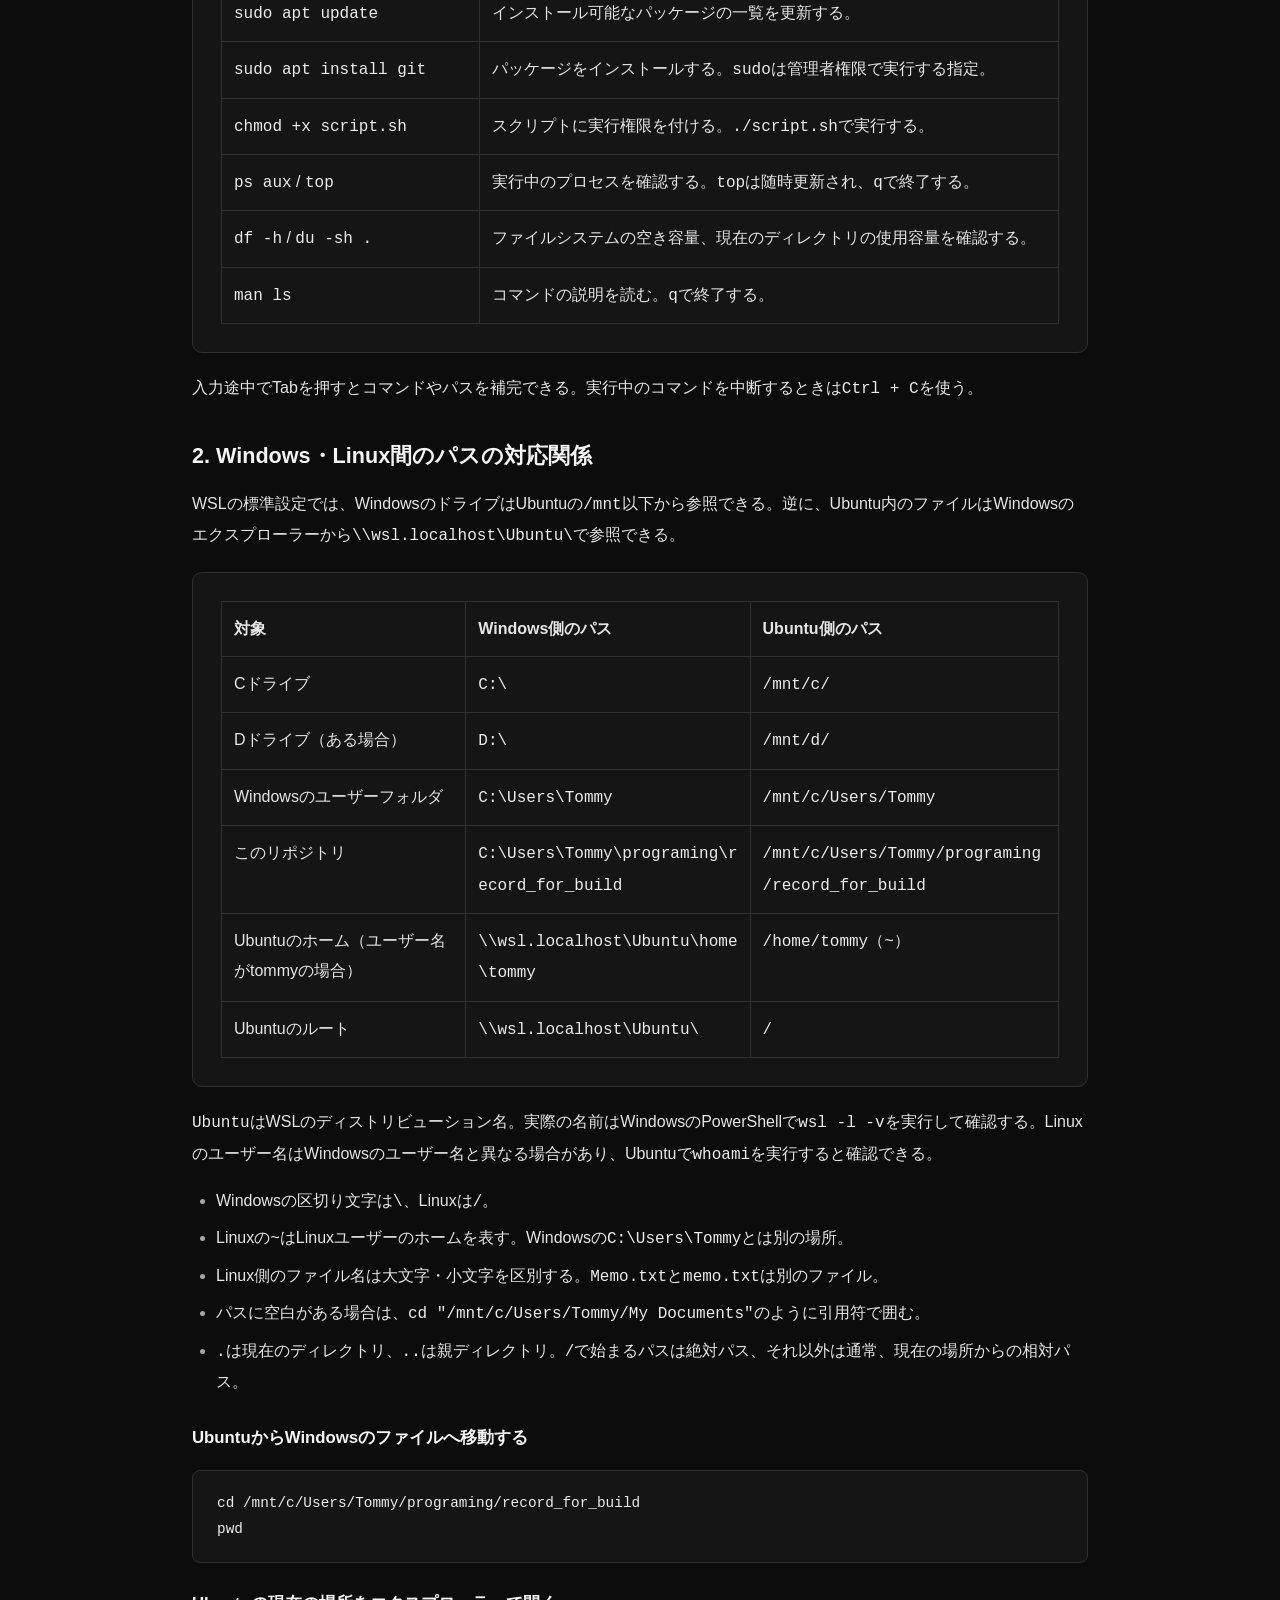
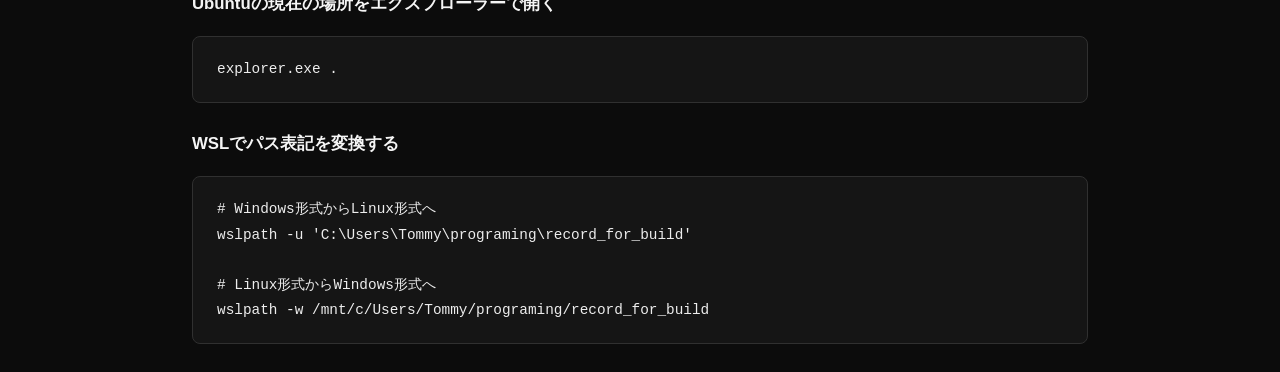
<file: ubuntu/linux_basics.html>
<!DOCTYPE html>
<html lang="ja">
<head>
    <meta charset="UTF-8">
    <meta name="viewport" content="width=device-width, initial-scale=1.0">
    <title>Linux基礎知識</title>
    <link rel="stylesheet" href="../css/top.css">
    <style>
        .table-scroll { overflow-x: auto; margin: 20px 0; }
        table { width: 100%; border-collapse: collapse; }
        th, td { padding: 12px; border: 1px solid var(--border); text-align: left; vertical-align: top; }
        th { background: var(--surface); }
    </style>
</head>
<body>
    <h1>Linux基礎知識</h1>
    <p><a href="../index.html#ubuntu">WSL &amp; Ubuntuの節に戻る</a></p>

    <nav class="toc" aria-labelledby="toc-title">
        <h2 id="toc-title">目次</h2>
        <ul>
            <li><a href="#commands">よく使うコマンド一覧</a></li>
            <li><a href="#paths">Windows・Linux間のパスの対応関係</a>
                <ul>
                    <li><a href="#windows-files">UbuntuからWindowsのファイルへ移動する</a></li>
                    <li><a href="#explorer">Ubuntuの現在の場所をエクスプローラーで開く</a></li>
                    <li><a href="#path-conversion">WSLでパス表記を変換する</a></li>
                </ul>
            </li>
        </ul>
    </nav>

    <h2 id="commands">1. よく使うコマンド一覧</h2>
    <div class="table-scroll">
        <table>
            <thead><tr><th scope="col">コマンド・使用例</th><th scope="col">用途</th></tr></thead>
            <tbody>
                <tr><td><code>pwd</code></td><td>現在いるディレクトリの絶対パスを表示する。</td></tr>
                <tr><td><code>ls</code> / <code>ls -la</code></td><td>ファイル一覧を表示する。<code>-la</code>で隠しファイルを含めて詳細表示する。</td></tr>
                <tr><td><code>cd /path/to/dir</code></td><td>指定したディレクトリへ移動する。<code>cd ..</code>で親へ、<code>cd ~</code>でホームへ移動する。</td></tr>
                <tr><td><code>mkdir -p work/project</code></td><td>ディレクトリを作成する。<code>-p</code>で途中のディレクトリも作成する。</td></tr>
                <tr><td><code>touch memo.txt</code></td><td>空のファイルを作成する。既存ファイルの場合は更新日時を変更する。</td></tr>
                <tr><td><code>cp memo.txt memo-copy.txt</code></td><td>ファイルをコピーする。ディレクトリは<code>cp -r source_dir copy_dir</code>でコピーする。</td></tr>
                <tr><td><code>mv memo.txt notes.txt</code></td><td>ファイルやディレクトリを移動する、または名前を変更する。</td></tr>
                <tr><td><code>rm -i memo.txt</code></td><td>確認してからファイルを削除する。ディレクトリごとの削除は<code>rm -ri dir</code>。通常はゴミ箱に入らないため、対象を確認する。</td></tr>
                <tr><td><code>cat memo.txt</code></td><td>ファイルの内容を表示する。</td></tr>
                <tr><td><code>less memo.txt</code></td><td>長いファイルをスクロールして読む。<code>q</code>で終了する。</td></tr>
                <tr><td><code>head -n 20 memo.txt</code> / <code>tail -n 20 memo.txt</code></td><td>先頭・末尾の20行を表示する。<code>tail -f app.log</code>でログの追記を監視する。</td></tr>
                <tr><td><code>grep -n "error" app.log</code></td><td>文字列を含む行を行番号付きで検索する。</td></tr>
                <tr><td><code>find . -name "*.txt"</code></td><td>現在のディレクトリ以下から、名前に一致するファイルやディレクトリを探す。</td></tr>
                <tr><td><code>nano memo.txt</code></td><td>テキストを編集する。<code>Ctrl + O</code>、Enterで保存し、<code>Ctrl + X</code>で終了する。</td></tr>
                <tr><td><code>sudo apt update</code></td><td>インストール可能なパッケージの一覧を更新する。</td></tr>
                <tr><td><code>sudo apt install git</code></td><td>パッケージをインストールする。<code>sudo</code>は管理者権限で実行する指定。</td></tr>
                <tr><td><code>chmod +x script.sh</code></td><td>スクリプトに実行権限を付ける。<code>./script.sh</code>で実行する。</td></tr>
                <tr><td><code>ps aux</code> / <code>top</code></td><td>実行中のプロセスを確認する。<code>top</code>は随時更新され、<code>q</code>で終了する。</td></tr>
                <tr><td><code>df -h</code> / <code>du -sh .</code></td><td>ファイルシステムの空き容量、現在のディレクトリの使用容量を確認する。</td></tr>
                <tr><td><code>man ls</code></td><td>コマンドの説明を読む。<code>q</code>で終了する。</td></tr>
            </tbody>
        </table>
    </div>
    <p>入力途中でTabを押すとコマンドやパスを補完できる。実行中のコマンドを中断するときは<code>Ctrl + C</code>を使う。</p>

    <h2 id="paths">2. Windows・Linux間のパスの対応関係</h2>
    <p>WSLの標準設定では、WindowsのドライブはUbuntuの<code>/mnt</code>以下から参照できる。逆に、Ubuntu内のファイルはWindowsのエクスプローラーから<code>\\wsl.localhost\Ubuntu\</code>で参照できる。</p>
    <div class="table-scroll">
        <table>
            <thead><tr><th scope="col">対象</th><th scope="col">Windows側のパス</th><th scope="col">Ubuntu側のパス</th></tr></thead>
            <tbody>
                <tr><td>Cドライブ</td><td><code>C:\</code></td><td><code>/mnt/c/</code></td></tr>
                <tr><td>Dドライブ（ある場合）</td><td><code>D:\</code></td><td><code>/mnt/d/</code></td></tr>
                <tr><td>Windowsのユーザーフォルダ</td><td><code>C:\Users\Tommy</code></td><td><code>/mnt/c/Users/Tommy</code></td></tr>
                <tr><td>このリポジトリ</td><td><code>C:\Users\Tommy\programing\record_for_build</code></td><td><code>/mnt/c/Users/Tommy/programing/record_for_build</code></td></tr>
                <tr><td>Ubuntuのホーム（ユーザー名がtommyの場合）</td><td><code>\\wsl.localhost\Ubuntu\home\tommy</code></td><td><code>/home/tommy</code>（<code>~</code>）</td></tr>
                <tr><td>Ubuntuのルート</td><td><code>\\wsl.localhost\Ubuntu\</code></td><td><code>/</code></td></tr>
            </tbody>
        </table>
    </div>
    <p><code>Ubuntu</code>はWSLのディストリビューション名。実際の名前はWindowsのPowerShellで<code>wsl -l -v</code>を実行して確認する。Linuxのユーザー名はWindowsのユーザー名と異なる場合があり、Ubuntuで<code>whoami</code>を実行すると確認できる。</p>
    <ul>
        <li>Windowsの区切り文字は<code>\</code>、Linuxは<code>/</code>。</li>
        <li>Linuxの<code>~</code>はLinuxユーザーのホームを表す。Windowsの<code>C:\Users\Tommy</code>とは別の場所。</li>
        <li>Linux側のファイル名は大文字・小文字を区別する。<code>Memo.txt</code>と<code>memo.txt</code>は別のファイル。</li>
        <li>パスに空白がある場合は、<code>cd "/mnt/c/Users/Tommy/My Documents"</code>のように引用符で囲む。</li>
        <li><code>.</code>は現在のディレクトリ、<code>..</code>は親ディレクトリ。<code>/</code>で始まるパスは絶対パス、それ以外は通常、現在の場所からの相対パス。</li>
    </ul>
    <h3 id="windows-files">UbuntuからWindowsのファイルへ移動する</h3>
    <pre><code>cd /mnt/c/Users/Tommy/programing/record_for_build
pwd</code></pre>
    <h3 id="explorer">Ubuntuの現在の場所をエクスプローラーで開く</h3>
    <pre><code>explorer.exe .</code></pre>
    <h3 id="path-conversion">WSLでパス表記を変換する</h3>
    <pre><code># Windows形式からLinux形式へ
wslpath -u 'C:\Users\Tommy\programing\record_for_build'

# Linux形式からWindows形式へ
wslpath -w /mnt/c/Users/Tommy/programing/record_for_build</code></pre>
</body>
</html>
</file>
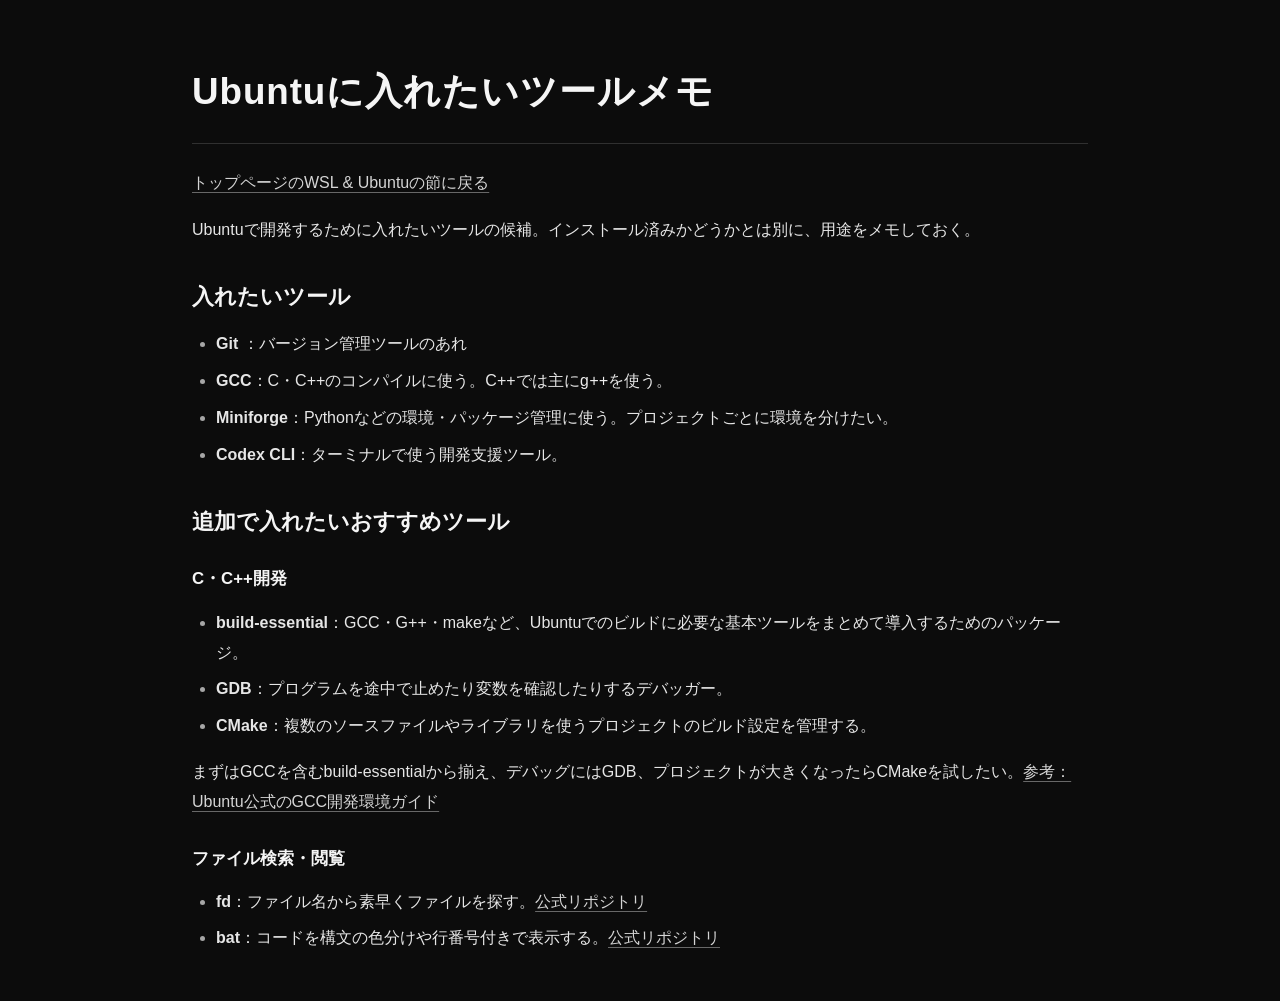
<file: ubuntu/tools_memo.html>
<!DOCTYPE html>
<html lang="ja">
<head>
    <meta charset="UTF-8">
    <meta name="viewport" content="width=device-width, initial-scale=1.0">
    <title>Ubuntuに入れたいツールメモ</title>
    <link rel="stylesheet" href="../css/top.css">
</head>
<body>
    <h1>Ubuntuに入れたいツールメモ</h1>
    <p><a href="../index.html#ubuntu">トップページのWSL &amp; Ubuntuの節に戻る</a></p>
    <p>Ubuntuで開発するために入れたいツールの候補。インストール済みかどうかとは別に、用途をメモしておく。</p>

    <h2>入れたいツール</h2>
    <ul>
        <li><strong>Git</strong> ：バージョン管理ツールのあれ</li>
        <li><strong>GCC</strong>：C・C++のコンパイルに使う。C++では主に<code>g++</code>を使う。</li>
        <li><strong>Miniforge</strong>：Pythonなどの環境・パッケージ管理に使う。プロジェクトごとに環境を分けたい。</li>
        <li><strong>Codex CLI</strong>：ターミナルで使う開発支援ツール。</li>
    </ul>

    <h2>追加で入れたいおすすめツール</h2>
    <h3>C・C++開発</h3>
    <ul>
        <li><strong>build-essential</strong>：GCC・G++・makeなど、Ubuntuでのビルドに必要な基本ツールをまとめて導入するためのパッケージ。</li>
        <li><strong>GDB</strong>：プログラムを途中で止めたり変数を確認したりするデバッガー。</li>
        <li><strong>CMake</strong>：複数のソースファイルやライブラリを使うプロジェクトのビルド設定を管理する。</li>
    </ul>
    <p>まずはGCCを含むbuild-essentialから揃え、デバッグにはGDB、プロジェクトが大きくなったらCMakeを試したい。<a href="https://ubuntu.com/developers/docs/howto/gcc-setup/">参考：Ubuntu公式のGCC開発環境ガイド</a></p>

    <h3>ファイル検索・閲覧</h3>
    <ul>
        <li><strong>fd</strong>：ファイル名から素早くファイルを探す。<a href="https://github.com/sharkdp/fd">公式リポジトリ</a></li>
        <li><strong>bat</strong>：コードを構文の色分けや行番号付きで表示する。<a href="https://github.com/sharkdp/bat">公式リポジトリ</a></li>
    </ul>
</body>
</html>
</file>
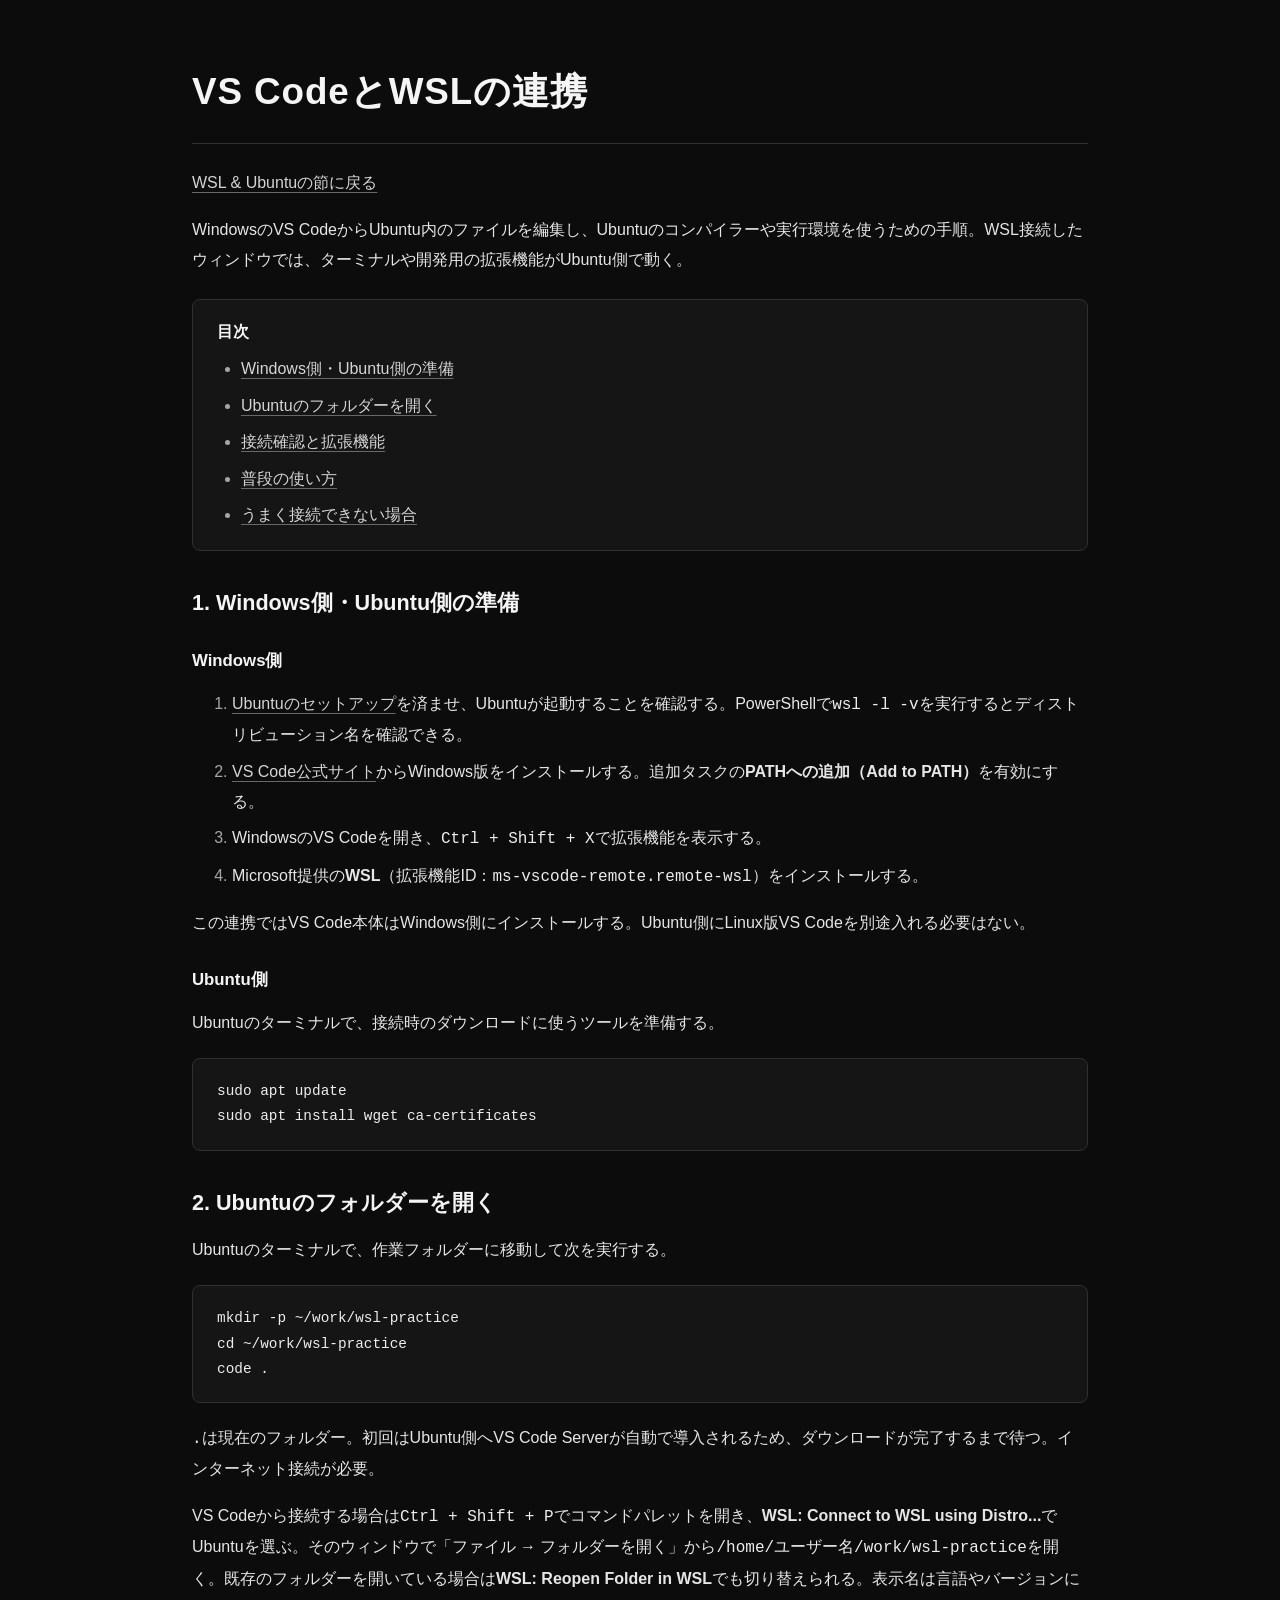
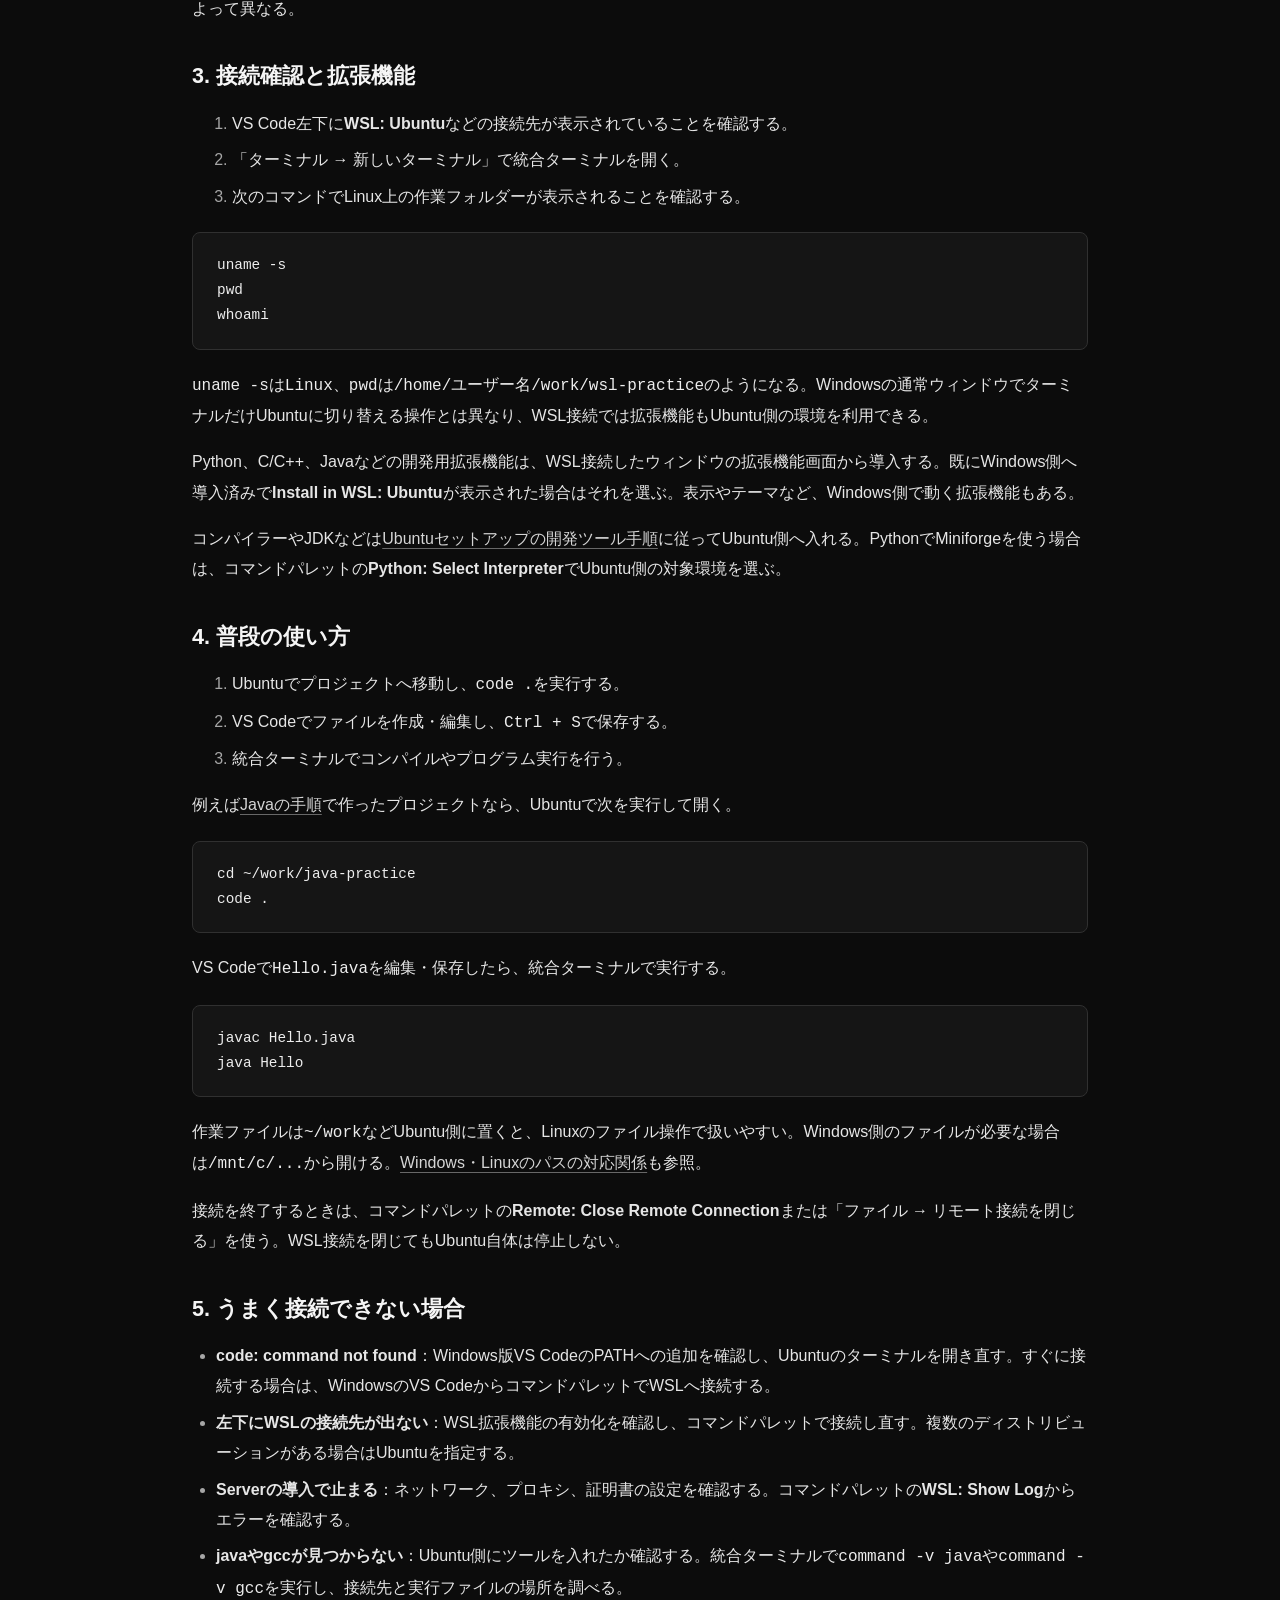
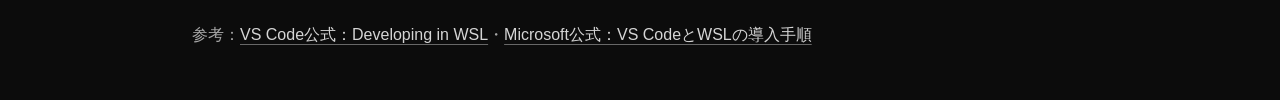
<file: ubuntu/vscode_wsl.html>
<!DOCTYPE html>
<html lang="ja">
<head>
    <meta charset="UTF-8">
    <meta name="viewport" content="width=device-width, initial-scale=1.0">
    <title>VS CodeとWSLの連携</title>
    <link rel="stylesheet" href="../css/top.css">
</head>
<body>
    <h1>VS CodeとWSLの連携</h1>
    <p><a href="../index.html#ubuntu">WSL &amp; Ubuntuの節に戻る</a></p>
    <p>WindowsのVS CodeからUbuntu内のファイルを編集し、Ubuntuのコンパイラーや実行環境を使うための手順。WSL接続したウィンドウでは、ターミナルや開発用の拡張機能がUbuntu側で動く。</p>

    <nav class="toc" aria-labelledby="toc-title">
        <h2 id="toc-title">目次</h2>
        <ul>
            <li><a href="#prepare">Windows側・Ubuntu側の準備</a></li>
            <li><a href="#connect">Ubuntuのフォルダーを開く</a></li>
            <li><a href="#check">接続確認と拡張機能</a></li>
            <li><a href="#daily">普段の使い方</a></li>
            <li><a href="#trouble">うまく接続できない場合</a></li>
        </ul>
    </nav>

    <h2 id="prepare">1. Windows側・Ubuntu側の準備</h2>
    <h3>Windows側</h3>
    <ol>
        <li><a href="./index.html#ubuntu-install">Ubuntuのセットアップ</a>を済ませ、Ubuntuが起動することを確認する。PowerShellで<code>wsl -l -v</code>を実行するとディストリビューション名を確認できる。</li>
        <li><a href="https://code.visualstudio.com/download">VS Code公式サイト</a>からWindows版をインストールする。追加タスクの<strong>PATHへの追加（Add to PATH）</strong>を有効にする。</li>
        <li>WindowsのVS Codeを開き、<code>Ctrl + Shift + X</code>で拡張機能を表示する。</li>
        <li>Microsoft提供の<strong>WSL</strong>（拡張機能ID：<code>ms-vscode-remote.remote-wsl</code>）をインストールする。</li>
    </ol>
    <p>この連携ではVS Code本体はWindows側にインストールする。Ubuntu側にLinux版VS Codeを別途入れる必要はない。</p>
    <h3>Ubuntu側</h3>
    <p>Ubuntuのターミナルで、接続時のダウンロードに使うツールを準備する。</p>
    <pre><code>sudo apt update
sudo apt install wget ca-certificates</code></pre>

    <h2 id="connect">2. Ubuntuのフォルダーを開く</h2>
    <p>Ubuntuのターミナルで、作業フォルダーに移動して次を実行する。</p>
    <pre><code>mkdir -p ~/work/wsl-practice
cd ~/work/wsl-practice
code .</code></pre>
    <p><code>.</code>は現在のフォルダー。初回はUbuntu側へVS Code Serverが自動で導入されるため、ダウンロードが完了するまで待つ。インターネット接続が必要。</p>
    <p>VS Codeから接続する場合は<code>Ctrl + Shift + P</code>でコマンドパレットを開き、<strong>WSL: Connect to WSL using Distro...</strong>でUbuntuを選ぶ。そのウィンドウで「ファイル → フォルダーを開く」から<code>/home/ユーザー名/work/wsl-practice</code>を開く。既存のフォルダーを開いている場合は<strong>WSL: Reopen Folder in WSL</strong>でも切り替えられる。表示名は言語やバージョンによって異なる。</p>

    <h2 id="check">3. 接続確認と拡張機能</h2>
    <ol>
        <li>VS Code左下に<strong>WSL: Ubuntu</strong>などの接続先が表示されていることを確認する。</li>
        <li>「ターミナル → 新しいターミナル」で統合ターミナルを開く。</li>
        <li>次のコマンドでLinux上の作業フォルダーが表示されることを確認する。</li>
    </ol>
    <pre><code>uname -s
pwd
whoami</code></pre>
    <p><code>uname -s</code>は<code>Linux</code>、<code>pwd</code>は<code>/home/ユーザー名/work/wsl-practice</code>のようになる。Windowsの通常ウィンドウでターミナルだけUbuntuに切り替える操作とは異なり、WSL接続では拡張機能もUbuntu側の環境を利用できる。</p>
    <p>Python、C/C++、Javaなどの開発用拡張機能は、WSL接続したウィンドウの拡張機能画面から導入する。既にWindows側へ導入済みで<strong>Install in WSL: Ubuntu</strong>が表示された場合はそれを選ぶ。表示やテーマなど、Windows側で動く拡張機能もある。</p>
    <p>コンパイラーやJDKなどは<a href="./index.html#prepare">Ubuntuセットアップの開発ツール手順</a>に従ってUbuntu側へ入れる。PythonでMiniforgeを使う場合は、コマンドパレットの<strong>Python: Select Interpreter</strong>でUbuntu側の対象環境を選ぶ。</p>

    <h2 id="daily">4. 普段の使い方</h2>
    <ol>
        <li>Ubuntuでプロジェクトへ移動し、<code>code .</code>を実行する。</li>
        <li>VS Codeでファイルを作成・編集し、<code>Ctrl + S</code>で保存する。</li>
        <li>統合ターミナルでコンパイルやプログラム実行を行う。</li>
    </ol>
    <p>例えば<a href="./index.html#java">Javaの手順</a>で作ったプロジェクトなら、Ubuntuで次を実行して開く。</p>
    <pre><code>cd ~/work/java-practice
code .</code></pre>
    <p>VS Codeで<code>Hello.java</code>を編集・保存したら、統合ターミナルで実行する。</p>
    <pre><code>javac Hello.java
java Hello</code></pre>
    <p>作業ファイルは<code>~/work</code>などUbuntu側に置くと、Linuxのファイル操作で扱いやすい。Windows側のファイルが必要な場合は<code>/mnt/c/...</code>から開ける。<a href="./linux_basics.html#paths">Windows・Linuxのパスの対応関係</a>も参照。</p>
    <p>接続を終了するときは、コマンドパレットの<strong>Remote: Close Remote Connection</strong>または「ファイル → リモート接続を閉じる」を使う。WSL接続を閉じてもUbuntu自体は停止しない。</p>

    <h2 id="trouble">5. うまく接続できない場合</h2>
    <ul>
        <li><strong>code: command not found</strong>：Windows版VS CodeのPATHへの追加を確認し、Ubuntuのターミナルを開き直す。すぐに接続する場合は、WindowsのVS CodeからコマンドパレットでWSLへ接続する。</li>
        <li><strong>左下にWSLの接続先が出ない</strong>：WSL拡張機能の有効化を確認し、コマンドパレットで接続し直す。複数のディストリビューションがある場合はUbuntuを指定する。</li>
        <li><strong>Serverの導入で止まる</strong>：ネットワーク、プロキシ、証明書の設定を確認する。コマンドパレットの<strong>WSL: Show Log</strong>からエラーを確認する。</li>
        <li><strong>javaやgccが見つからない</strong>：Ubuntu側にツールを入れたか確認する。統合ターミナルで<code>command -v java</code>や<code>command -v gcc</code>を実行し、接続先と実行ファイルの場所を調べる。</li>
    </ul>
    <p>参考：<a href="https://code.visualstudio.com/docs/remote/wsl">VS Code公式：Developing in WSL</a>・<a href="https://learn.microsoft.com/windows/wsl/tutorials/wsl-vscode">Microsoft公式：VS CodeとWSLの導入手順</a></p>
</body>
</html>
</file>
<file: css/top.css>
:root {
    color-scheme: dark;
    --background: #0c0c0c;
    --surface: #151515;
    --border: #303030;
    --text: #e6e6e6;
    --muted: #a6a6a6;
}

* { box-sizing: border-box; }
html { background: var(--background); }

body {
    max-width: 960px;
    margin: 0 auto;
    padding: 64px 32px 48px;
    background: var(--background);
    color: var(--text);
    font-family: -apple-system, BlinkMacSystemFont, "Segoe UI", "Noto Sans JP", "Yu Gothic", Meiryo, sans-serif;
    font-size: 16px;
    line-height: 1.9;
    overflow-wrap: anywhere;
}

header {
    padding-bottom: 28px;
    border-bottom: 1px solid var(--border);
}

h1, h2, h3 {
    padding: 0;
    color: #f5f5f5;
    font-weight: 600;
    line-height: 1.5;
}

h1 {
    margin: 0;
    font-size: clamp(1.65rem, 4vw, 2.3rem);
    letter-spacing: 0.025em;
}

h2 { margin: 0 0 16px; font-size: 1.35rem; }
h3 { margin: 28px 0 12px; font-size: 1.05rem; }
p { margin: 16px 0; padding: 0; }

body > p:first-of-type,
body > p:last-child { color: var(--muted); }

body > div {
    margin-top: 24px;
    padding: 28px;
    border: 1px solid var(--border);
    border-radius: 10px;
    background: var(--surface);
}

.align_content {
    display: flex;
    align-items: center;
    gap: 12px;
    margin-bottom: 18px;
}

.align_content h2 { margin: 0; }
.toc {
    margin: 24px 0;
    padding: 20px 24px;
    border: 1px solid var(--border);
    border-radius: 8px;
    background: var(--surface);
}

.toc h2 { margin-bottom: 10px; font-size: 1rem; }
.toc ul { margin: 0; }
h2[id] { scroll-margin-top: 24px; }

.align_content img {
    width: 30px;
    height: 30px;
    object-fit: contain;
    flex-shrink: 0;
    border-radius: 4px;
}

a {
    padding: 0;
    color: #d5d5d5;
    text-decoration: underline;
    text-decoration-color: #686868;
    text-underline-offset: 4px;
}

a:hover { color: #fff; text-decoration-color: #fff; }
a:focus-visible {
    outline: 2px solid #e6e6e6;
    outline-offset: 5px;
    border-radius: 2px;
}

ul { margin: 16px 0 0; padding-left: 1.5em; }
li + li { margin-top: 6px; }
li::marker { color: var(--muted); }

pre {
    margin: 20px 0;
    padding: 20px 24px;
    overflow-x: auto;
    border: 1px solid var(--border);
    border-radius: 8px;
    background: var(--surface);
    color: var(--text);
    font-size: 0.9rem;
    line-height: 1.75;
    overflow-wrap: normal;
    tab-size: 4;
}

pre, code {
    font-family: Consolas, "SFMono-Regular", "BIZ UDGothic", monospace;
}
code { color: #ededed; }
hr {
    margin: 40px 0;
    border: 0;
    border-top: 1px solid var(--border);
}

body > .point {
    margin: 24px 0;
    padding: 18px 22px;
    border-left: 3px solid #888;
    border-radius: 0 8px 8px 0;
}

body > h1 {
    margin-bottom: 24px;
    padding-bottom: 24px;
    border-bottom: 1px solid var(--border);
}
body > h2 { margin-top: 36px; }
::selection { background: #484848; color: #fff; }

@media (max-width: 600px) {
    body { padding: 32px 18px; font-size: 15px; }
    body > div { padding: 22px 18px; }
    pre { padding: 16px; }
}
</file>
